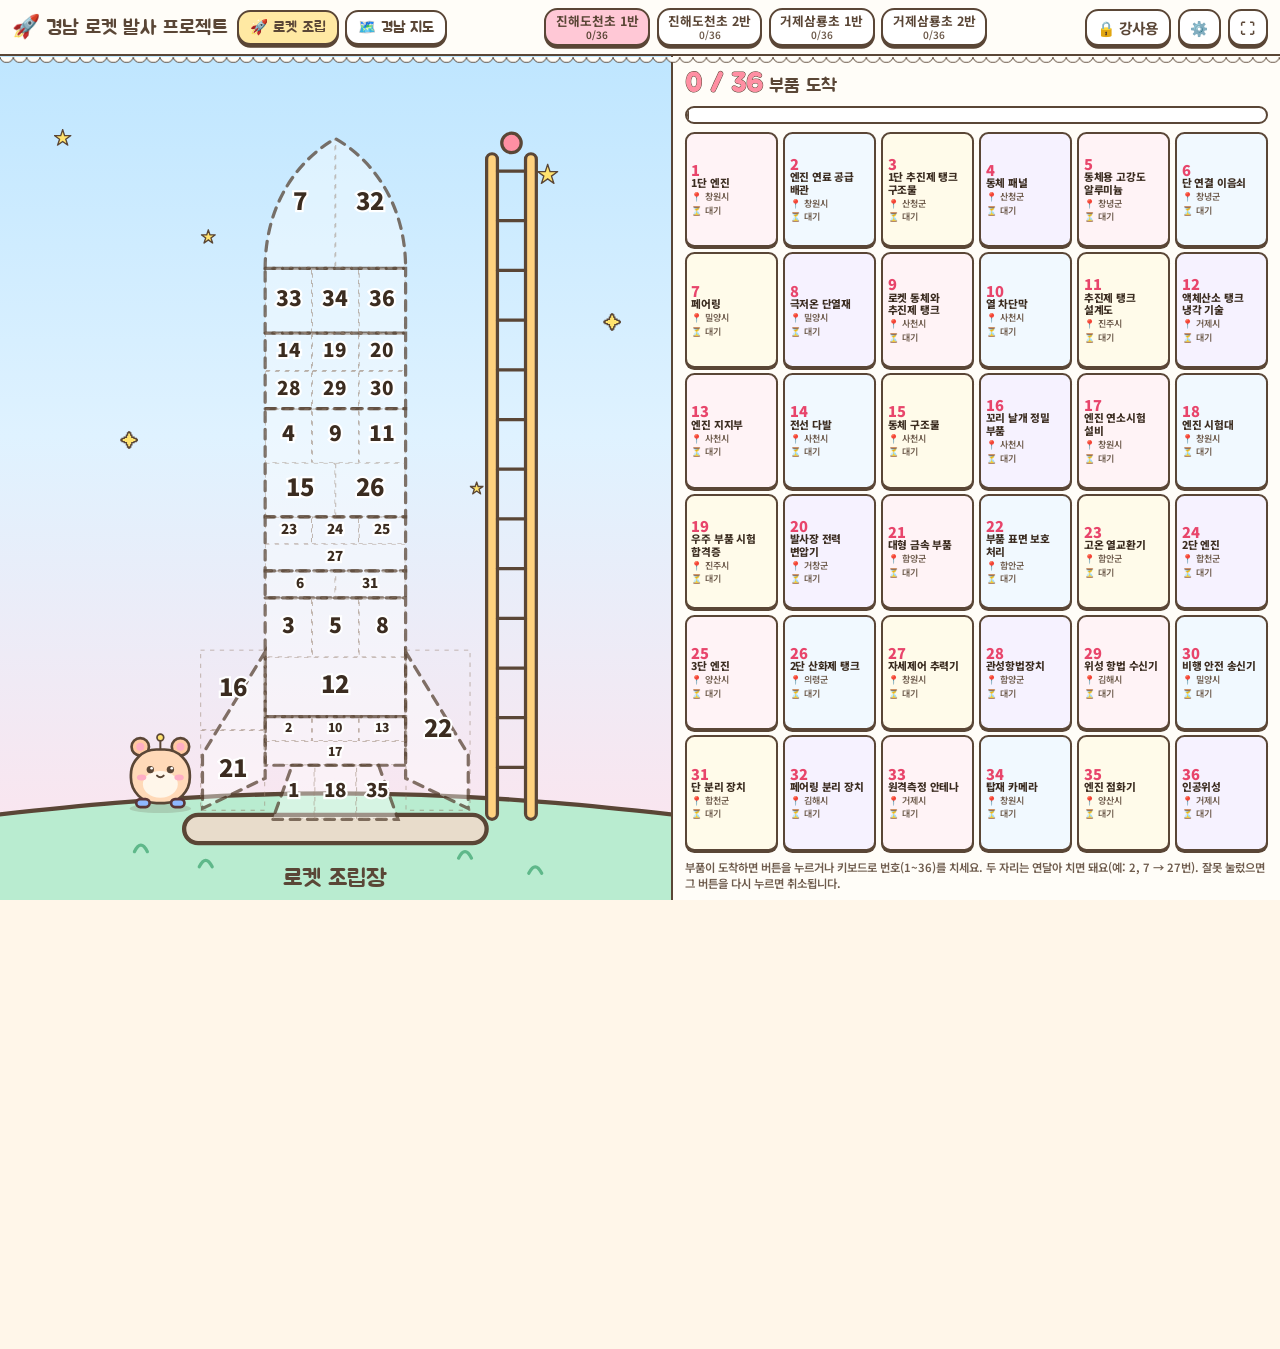
<file: index.html>
<!doctype html>
<html lang="ko">
<head>
  <meta charset="utf-8">
  <meta name="viewport" content="width=device-width, initial-scale=1">
  <title>경남 로켓 발사 프로젝트</title>
  <link rel="preconnect" href="https://fonts.googleapis.com">
  <link href="https://fonts.googleapis.com/css2?family=Noto+Sans+KR:wght@500;700;900&display=swap" rel="stylesheet">
  <link rel="stylesheet" href="css/fonts.css">
  <link rel="stylesheet" href="css/style.css">
</head>
<body>
  <header class="top">
    <div class="brand">🚀 경남 로켓 발사 프로젝트</div>
    <nav class="tabs" id="tabs">
      <button data-view="rocket" class="active">🚀 로켓 조립</button>
      <button data-view="map">🗺️ 경남 지도</button>
    </nav>
    <div class="classes" id="classes"></div>
    <div class="tools">
      <button id="teacherBtn" title="강사용 정답 보기">🔒 강사용</button>
      <button id="settingsBtn" title="설정">⚙️</button>
      <button id="fullBtn" title="전체 화면">⛶</button>
    </div>
  </header>

  <main>
    <!-- 로켓 조립 화면 -->
    <section class="view active" id="view-rocket">
      <div class="stage" id="stage">
        <div class="sky"></div>
        <div class="stars"><i>★</i><i>★</i><i>✦</i><i>★</i><i>✦</i><i>★</i></div>
        <svg id="rocketSvg" viewBox="0 0 420 775" preserveAspectRatio="xMidYMax meet"></svg>
        <div class="banner" id="banner"></div>
        <div class="part-card" id="partCard"></div>
        <div class="sat-load" id="satLoad">🛰️</div>
        <div class="num-input" id="numInput"></div>
        <button class="launch-btn" id="launchBtn" hidden>🔥 발사 준비 완료! 눌러서 카운트다운 시작</button>
      </div>
      <aside class="parts">
        <div class="progress">
          <div class="progress-text"><b id="countText">0 / 12</b> 부품 도착</div>
          <div class="bar"><div id="barFill"></div></div>
        </div>
        <div class="part-grid" id="partGrid"></div>
        <p class="hint">부품이 도착하면 버튼을 누르거나 키보드로 번호(1~<span id="maxNo"></span>)를 치세요. 두 자리는 연달아 치면 돼요(예: 2, 7 → 27번). 잘못 눌렀으면 그 버튼을 다시 누르면 취소됩니다.</p>
      </aside>
    </section>

    <!-- 경남 지도 화면 -->
    <section class="view" id="view-map">
      <div class="map-wrap">
        <svg id="mapSvg"></svg>
        <div class="map-nav" id="mapNav" hidden>
          <button id="prevSheet">◀ 이전 장</button>
          <button id="allSheets">🗺️ 전체 지도</button>
          <button id="nextSheet">다음 장 ▶</button>
        </div>
      </div>
      <aside class="map-panel" id="mapPanel"></aside>
    </section>
  </main>

  <!-- 설정 -->
  <dialog id="settings">
    <form method="dialog" class="settings">
      <h2>⚙️ 설정</h2>
      <fieldset>
        <legend>학교</legend>
        <div id="setSchools"></div>
      </fieldset>
      <fieldset>
        <legend>반 (진행 상황은 반마다 따로 저장됩니다)</legend>
        <div id="setClasses"></div>
      </fieldset>
      <fieldset>
        <legend>발사</legend>
        <label>카운트다운 <input type="number" id="setCountdown" min="3" max="10"> 초</label>
        <label><input type="checkbox" id="setSound"> 효과음과 현장음 켜기</label>
        <label><input type="checkbox" id="setVoice"> 안내 방송 목소리 켜기</label>
        <div class="row"><button type="button" id="previewLaunch">🎬 발사 장면 전체 미리 보기</button><button type="button" id="previewQuick">⏩ 카운트다운부터 보기</button></div>
        <label>마지막 자막 1줄 <input id="setCaption1" size="40"></label>
        <label>마지막 자막 2줄 <input id="setCaption2" size="40"></label>
      </fieldset>
      <fieldset>
        <legend>카운트다운 목소리</legend>
        <div class="muted" id="voiceState"></div>
        <div class="row">
          <button type="button" id="voiceTest">🔊 컴퓨터 목소리 들어 보기</button>
          <button type="button" id="recStart">🎙️ 선생님 목소리로 녹음</button>
          <button type="button" id="recPreview">▶ 녹음 듣기</button>
          <button type="button" id="recDelete" class="danger">녹음 지우기</button>
          <b id="recCount" class="rec-count"></b>
        </div>
      </fieldset>
      <fieldset>
        <legend>초기화</legend>
        <button type="button" id="resetClass" class="danger">현재 반 진행 상황 지우기</button>
        <button type="button" id="resetAll" class="danger">모든 반 진행 상황 지우기</button>
      </fieldset>
      <div class="settings-actions">
        <button value="cancel">닫기</button>
        <button id="saveSettings" value="save" class="primary">저장</button>
      </div>
    </form>
  </dialog>

  <script src="js/data.js"></script>
  <script src="js/parts.js"></script>
  <script src="js/geo.js"></script>
  <script src="js/sound.js"></script>
  <script src="js/voice.js"></script>
  <script src="js/cinema.js"></script>
  <script src="js/rocket.js"></script>
  <script src="js/map.js"></script>
  <script src="js/app.js"></script>
</body>
</html>
</file>
<file: css/fonts.css>
/* BM JUA (SIL Open Font License 1.1, fonts/jua/OFL.txt) - 인터넷 없이도 보이도록 파일로 넣었습니다. */
/* jua-[2]-400-normal */
@font-face {
  font-family: 'Jua';
  font-style: normal;
  font-display: swap;
  font-weight: 400;
  src: url(../fonts/jua/jua-2-400-normal.woff2) format('woff2');
  unicode-range: U+d723-d728,U+d72a-d733,U+d735-d748,U+d74a-d74f,U+d752-d753,U+d755-d757,U+d75a-d75f,U+d762-d764,U+d766-d768,U+d76a-d76b,U+d76d-d76f,U+d771-d787,U+d789-d78b,U+d78d-d78f,U+d791-d797,U+d79a,U+d79c,U+d79e-d7a3,U+f900-f909,U+f90b-f92e;
}

/* jua-[3]-400-normal */
@font-face {
  font-family: 'Jua';
  font-style: normal;
  font-display: swap;
  font-weight: 400;
  src: url(../fonts/jua/jua-3-400-normal.woff2) format('woff2');
  unicode-range: U+d679-d68b,U+d68e-d69e,U+d6a0,U+d6a2-d6a7,U+d6a9-d6c3,U+d6c6-d6c7,U+d6c9-d6cb,U+d6cd-d6d3,U+d6d5-d6d6,U+d6d8-d6e3,U+d6e5-d6e7,U+d6e9-d6fb,U+d6fd-d717,U+d719-d71f,U+d721-d722;
}

/* jua-[4]-400-normal */
@font-face {
  font-family: 'Jua';
  font-style: normal;
  font-display: swap;
  font-weight: 400;
  src: url(../fonts/jua/jua-4-400-normal.woff2) format('woff2');
  unicode-range: U+d5bc-d5c7,U+d5ca-d5cb,U+d5cd-d5cf,U+d5d1-d5d7,U+d5d9-d5da,U+d5dc,U+d5de-d5e3,U+d5e6-d5e7,U+d5e9-d5eb,U+d5ed-d5f6,U+d5f8,U+d5fa-d5ff,U+d602-d603,U+d605-d607,U+d609-d60f,U+d612-d613,U+d616-d61b,U+d61d-d637,U+d63a-d63b,U+d63d-d63f,U+d641-d647,U+d64a-d64c,U+d64e-d653,U+d656-d657,U+d659-d65b,U+d65d-d666,U+d668,U+d66a-d678;
}

/* jua-[5]-400-normal */
@font-face {
  font-family: 'Jua';
  font-style: normal;
  font-display: swap;
  font-weight: 400;
  src: url(../fonts/jua/jua-5-400-normal.woff2) format('woff2');
  unicode-range: U+d507,U+d509-d50b,U+d50d-d513,U+d515-d53b,U+d53e-d53f,U+d541-d543,U+d545-d54c,U+d54e,U+d550,U+d552-d557,U+d55a-d55b,U+d55d-d55f,U+d561-d564,U+d566-d567,U+d56a,U+d56c,U+d56e-d573,U+d576-d577,U+d579-d583,U+d585-d586,U+d58a-d5a4,U+d5a6-d5bb;
}

/* jua-[6]-400-normal */
@font-face {
  font-family: 'Jua';
  font-style: normal;
  font-display: swap;
  font-weight: 400;
  src: url(../fonts/jua/jua-6-400-normal.woff2) format('woff2');
  unicode-range: U+d464-d477,U+d47a-d47b,U+d47d-d47f,U+d481-d487,U+d489-d48a,U+d48c,U+d48e-d4e7,U+d4e9-d503,U+d505-d506;
}

/* jua-[7]-400-normal */
@font-face {
  font-family: 'Jua';
  font-style: normal;
  font-display: swap;
  font-weight: 400;
  src: url(../fonts/jua/jua-7-400-normal.woff2) format('woff2');
  unicode-range: U+d3bf-d3c7,U+d3ca-d3cf,U+d3d1-d3eb,U+d3ee-d3ef,U+d3f1-d3f3,U+d3f5-d3fb,U+d3fd-d400,U+d402-d45b,U+d45d-d463;
}

/* jua-[8]-400-normal */
@font-face {
  font-family: 'Jua';
  font-style: normal;
  font-display: swap;
  font-weight: 400;
  src: url(../fonts/jua/jua-8-400-normal.woff2) format('woff2');
  unicode-range: U+d2ff,U+d302-d304,U+d306-d30b,U+d30f,U+d311-d313,U+d315-d31b,U+d31e,U+d322-d324,U+d326-d327,U+d32a-d32b,U+d32d-d32f,U+d331-d337,U+d339-d33c,U+d33e-d37b,U+d37e-d37f,U+d381-d383,U+d385-d38b,U+d38e-d390,U+d392-d397,U+d39a-d39b,U+d39d-d39f,U+d3a1-d3a7,U+d3a9-d3aa,U+d3ac,U+d3ae-d3b3,U+d3b5-d3b7,U+d3b9-d3bb,U+d3bd-d3be;
}

/* jua-[9]-400-normal */
@font-face {
  font-family: 'Jua';
  font-style: normal;
  font-display: swap;
  font-weight: 400;
  src: url(../fonts/jua/jua-9-400-normal.woff2) format('woff2');
  unicode-range: U+d257-d27f,U+d281-d29b,U+d29d-d29f,U+d2a1-d2ab,U+d2ad-d2b7,U+d2ba-d2bb,U+d2bd-d2bf,U+d2c1-d2c7,U+d2c9-d2ef,U+d2f2-d2f3,U+d2f5-d2f7,U+d2f9-d2fe;
}

/* jua-[10]-400-normal */
@font-face {
  font-family: 'Jua';
  font-style: normal;
  font-display: swap;
  font-weight: 400;
  src: url(../fonts/jua/jua-10-400-normal.woff2) format('woff2');
  unicode-range: U+d1b4,U+d1b6-d1f3,U+d1f5-d22b,U+d22e-d22f,U+d231-d233,U+d235-d23b,U+d23d-d240,U+d242-d256;
}

/* jua-[11]-400-normal */
@font-face {
  font-family: 'Jua';
  font-style: normal;
  font-display: swap;
  font-weight: 400;
  src: url(../fonts/jua/jua-11-400-normal.woff2) format('woff2');
  unicode-range: U+d105-d12f,U+d132-d133,U+d135-d137,U+d139-d13f,U+d141-d142,U+d144,U+d146-d14b,U+d14e-d14f,U+d151-d153,U+d155-d15b,U+d15e-d187,U+d189-d19f,U+d1a2-d1a3,U+d1a5-d1a7,U+d1a9-d1af,U+d1b2-d1b3;
}

/* jua-[12]-400-normal */
@font-face {
  font-family: 'Jua';
  font-style: normal;
  font-display: swap;
  font-weight: 400;
  src: url(../fonts/jua/jua-12-400-normal.woff2) format('woff2');
  unicode-range: U+d04b-d04f,U+d051-d057,U+d059-d06b,U+d06d-d06f,U+d071-d073,U+d075-d07b,U+d07e-d0a3,U+d0a6-d0a7,U+d0a9-d0ab,U+d0ad-d0b3,U+d0b6,U+d0b8,U+d0ba-d0bf,U+d0c2-d0c3,U+d0c5-d0c7,U+d0c9-d0cf,U+d0d2,U+d0d6-d0db,U+d0de-d0df,U+d0e1-d0e3,U+d0e5-d0eb,U+d0ee-d0f0,U+d0f2-d104;
}

/* jua-[13]-400-normal */
@font-face {
  font-family: 'Jua';
  font-style: normal;
  font-display: swap;
  font-weight: 400;
  src: url(../fonts/jua/jua-13-400-normal.woff2) format('woff2');
  unicode-range: U+cfa2-cfc3,U+cfc5-cfdf,U+cfe2-cfe3,U+cfe5-cfe7,U+cfe9-cff4,U+cff6-cffb,U+cffd-cfff,U+d001-d003,U+d005-d017,U+d019-d033,U+d036-d037,U+d039-d03b,U+d03d-d04a;
}

/* jua-[14]-400-normal */
@font-face {
  font-family: 'Jua';
  font-style: normal;
  font-display: swap;
  font-weight: 400;
  src: url(../fonts/jua/jua-14-400-normal.woff2) format('woff2');
  unicode-range: U+cef0-cef3,U+cef6,U+cef9-ceff,U+cf01-cf03,U+cf05-cf07,U+cf09-cf0f,U+cf11-cf12,U+cf14-cf1b,U+cf1d-cf1f,U+cf21-cf2f,U+cf31-cf53,U+cf56-cf57,U+cf59-cf5b,U+cf5d-cf63,U+cf66,U+cf68,U+cf6a-cf6f,U+cf71-cf84,U+cf86-cf8b,U+cf8d-cfa1;
}

/* jua-[15]-400-normal */
@font-face {
  font-family: 'Jua';
  font-style: normal;
  font-display: swap;
  font-weight: 400;
  src: url(../fonts/jua/jua-15-400-normal.woff2) format('woff2');
  unicode-range: U+ce3c-ce57,U+ce5a-ce5b,U+ce5d-ce5f,U+ce61-ce67,U+ce6a,U+ce6c,U+ce6e-ce73,U+ce76-ce77,U+ce79-ce7b,U+ce7d-ce83,U+ce85-ce88,U+ce8a-ce8f,U+ce91-ce93,U+ce95-ce97,U+ce99-ce9f,U+cea2,U+cea4-ceab,U+cead-cee3,U+cee6-cee7,U+cee9-ceeb,U+ceed-ceef;
}

/* jua-[16]-400-normal */
@font-face {
  font-family: 'Jua';
  font-style: normal;
  font-display: swap;
  font-weight: 400;
  src: url(../fonts/jua/jua-16-400-normal.woff2) format('woff2');
  unicode-range: U+cd92-cd93,U+cd96-cd97,U+cd99-cd9b,U+cd9d-cda3,U+cda6-cda8,U+cdaa-cdaf,U+cdb1-cdc3,U+cdc5-cdcb,U+cdcd-cde7,U+cde9-ce03,U+ce05-ce1f,U+ce22-ce34,U+ce36-ce3b;
}

/* jua-[17]-400-normal */
@font-face {
  font-family: 'Jua';
  font-style: normal;
  font-display: swap;
  font-weight: 400;
  src: url(../fonts/jua/jua-17-400-normal.woff2) format('woff2');
  unicode-range: U+ccef-cd07,U+cd0a-cd0b,U+cd0d-cd1a,U+cd1c,U+cd1e-cd2b,U+cd2d-cd5b,U+cd5d-cd77,U+cd79-cd91;
}

/* jua-[18]-400-normal */
@font-face {
  font-family: 'Jua';
  font-style: normal;
  font-display: swap;
  font-weight: 400;
  src: url(../fonts/jua/jua-18-400-normal.woff2) format('woff2');
  unicode-range: U+cc3f-cc43,U+cc46-cc47,U+cc49-cc4b,U+cc4d-cc53,U+cc55-cc58,U+cc5a-cc5f,U+cc61-cc97,U+cc9a-cc9b,U+cc9d-cc9f,U+cca1-cca7,U+ccaa,U+ccac,U+ccae-ccb3,U+ccb6-ccb7,U+ccb9-ccbb,U+ccbd-cccf,U+ccd1-cce3,U+cce5-ccee;
}

/* jua-[19]-400-normal */
@font-face {
  font-family: 'Jua';
  font-style: normal;
  font-display: swap;
  font-weight: 400;
  src: url(../fonts/jua/jua-19-400-normal.woff2) format('woff2');
  unicode-range: U+cb91-cbd3,U+cbd5-cbe3,U+cbe5-cc0b,U+cc0e-cc0f,U+cc11-cc13,U+cc15-cc1b,U+cc1d-cc20,U+cc23-cc27,U+cc2a-cc2b,U+cc2d,U+cc2f,U+cc31-cc37,U+cc3a,U+cc3c;
}

/* jua-[20]-400-normal */
@font-face {
  font-family: 'Jua';
  font-style: normal;
  font-display: swap;
  font-weight: 400;
  src: url(../fonts/jua/jua-20-400-normal.woff2) format('woff2');
  unicode-range: U+caf4-cb47,U+cb4a-cb90;
}

/* jua-[21]-400-normal */
@font-face {
  font-family: 'Jua';
  font-style: normal;
  font-display: swap;
  font-weight: 400;
  src: url(../fonts/jua/jua-21-400-normal.woff2) format('woff2');
  unicode-range: U+ca4a-ca4b,U+ca4e-ca4f,U+ca51-ca53,U+ca55-ca5b,U+ca5d-ca60,U+ca62-ca83,U+ca85-cabb,U+cabe-cabf,U+cac1-cac3,U+cac5-cacb,U+cacd-cad0,U+cad2,U+cad4-cad8,U+cada-caf3;
}

/* jua-[22]-400-normal */
@font-face {
  font-family: 'Jua';
  font-style: normal;
  font-display: swap;
  font-weight: 400;
  src: url(../fonts/jua/jua-22-400-normal.woff2) format('woff2');
  unicode-range: U+c996-c997,U+c99a-c99c,U+c99e-c9bf,U+c9c2-c9c3,U+c9c5-c9c7,U+c9c9-c9cf,U+c9d2,U+c9d4,U+c9d7-c9d8,U+c9db,U+c9de-c9df,U+c9e1-c9e3,U+c9e5-c9e6,U+c9e8-c9eb,U+c9ee-c9f0,U+c9f2-c9f7,U+c9f9-ca0b,U+ca0d-ca28,U+ca2a-ca49;
}

/* jua-[23]-400-normal */
@font-face {
  font-family: 'Jua';
  font-style: normal;
  font-display: swap;
  font-weight: 400;
  src: url(../fonts/jua/jua-23-400-normal.woff2) format('woff2');
  unicode-range: U+c8e9-c8f4,U+c8f6-c8fb,U+c8fe-c8ff,U+c901-c903,U+c905-c90b,U+c90e-c910,U+c912-c917,U+c919-c92b,U+c92d-c94f,U+c951-c953,U+c955-c96b,U+c96d-c973,U+c975-c987,U+c98a-c98b,U+c98d-c98f,U+c991-c995;
}

/* jua-[24]-400-normal */
@font-face {
  font-family: 'Jua';
  font-style: normal;
  font-display: swap;
  font-weight: 400;
  src: url(../fonts/jua/jua-24-400-normal.woff2) format('woff2');
  unicode-range: U+c841-c84b,U+c84d-c86f,U+c872-c873,U+c875-c877,U+c879-c87f,U+c882-c884,U+c887-c88a,U+c88d-c8c3,U+c8c5-c8df,U+c8e1-c8e8;
}

/* jua-[25]-400-normal */
@font-face {
  font-family: 'Jua';
  font-style: normal;
  font-display: swap;
  font-weight: 400;
  src: url(../fonts/jua/jua-25-400-normal.woff2) format('woff2');
  unicode-range: U+c779-c77b,U+c77e-c782,U+c786,U+c78b,U+c78d,U+c78f,U+c792-c793,U+c795,U+c797,U+c799-c79f,U+c7a2,U+c7a7-c7ab,U+c7ae-c7bb,U+c7bd-c7c0,U+c7c2-c7c7,U+c7c9-c7dc,U+c7de-c7ff,U+c802-c803,U+c805-c807,U+c809,U+c80b-c80f,U+c812,U+c814,U+c817-c81b,U+c81e-c81f,U+c821-c823,U+c825-c82e,U+c830-c837,U+c839-c83b,U+c83d-c840;
}

/* jua-[26]-400-normal */
@font-face {
  font-family: 'Jua';
  font-style: normal;
  font-display: swap;
  font-weight: 400;
  src: url(../fonts/jua/jua-26-400-normal.woff2) format('woff2');
  unicode-range: U+c6bb-c6bf,U+c6c2,U+c6c4,U+c6c6-c6cb,U+c6ce-c6cf,U+c6d1-c6d3,U+c6d5-c6db,U+c6dd-c6df,U+c6e1-c6e7,U+c6e9-c6eb,U+c6ed-c6ef,U+c6f1-c6f8,U+c6fa-c703,U+c705-c707,U+c709-c70b,U+c70d-c716,U+c718,U+c71a-c71f,U+c722-c723,U+c725-c727,U+c729-c734,U+c736-c73b,U+c73e-c73f,U+c741-c743,U+c745-c74b,U+c74e-c750,U+c752-c757,U+c759-c773,U+c776-c777;
}

/* jua-[27]-400-normal */
@font-face {
  font-family: 'Jua';
  font-style: normal;
  font-display: swap;
  font-weight: 400;
  src: url(../fonts/jua/jua-27-400-normal.woff2) format('woff2');
  unicode-range: U+c5f5-c5fb,U+c5fe,U+c602-c605,U+c607,U+c609-c60f,U+c611-c61a,U+c61c-c623,U+c626-c627,U+c629-c62b,U+c62d,U+c62f-c632,U+c636,U+c638,U+c63a-c63f,U+c642-c643,U+c645-c647,U+c649-c652,U+c656-c65b,U+c65d-c65f,U+c661-c663,U+c665-c677,U+c679-c67b,U+c67d-c693,U+c696-c697,U+c699-c69b,U+c69d-c6a3,U+c6a6,U+c6a8,U+c6aa-c6af,U+c6b2-c6b3,U+c6b5-c6b7,U+c6b9-c6ba;
}

/* jua-[28]-400-normal */
@font-face {
  font-family: 'Jua';
  font-style: normal;
  font-display: swap;
  font-weight: 400;
  src: url(../fonts/jua/jua-28-400-normal.woff2) format('woff2');
  unicode-range: U+c517-c527,U+c52a-c52b,U+c52d-c52f,U+c531-c538,U+c53a,U+c53c,U+c53e-c543,U+c546-c547,U+c54b,U+c54d-c552,U+c556,U+c55a-c55b,U+c55d,U+c55f,U+c562-c563,U+c565-c567,U+c569-c56f,U+c572,U+c574,U+c576-c57b,U+c57e-c57f,U+c581-c583,U+c585-c586,U+c588-c58b,U+c58e,U+c590,U+c592-c596,U+c599-c5b3,U+c5b6-c5b7,U+c5ba,U+c5be-c5c3,U+c5ca-c5cb,U+c5cd,U+c5cf,U+c5d2-c5d3,U+c5d5-c5d7,U+c5d9-c5df,U+c5e1-c5e2,U+c5e4,U+c5e6-c5eb,U+c5ef,U+c5f1-c5f3;
}

/* jua-[29]-400-normal */
@font-face {
  font-family: 'Jua';
  font-style: normal;
  font-display: swap;
  font-weight: 400;
  src: url(../fonts/jua/jua-29-400-normal.woff2) format('woff2');
  unicode-range: U+c475-c4ef,U+c4f2-c4f3,U+c4f5-c4f7,U+c4f9-c4ff,U+c502-c50b,U+c50d-c516;
}

/* jua-[30]-400-normal */
@font-face {
  font-family: 'Jua';
  font-style: normal;
  font-display: swap;
  font-weight: 400;
  src: url(../fonts/jua/jua-30-400-normal.woff2) format('woff2');
  unicode-range: U+c3d0-c3d7,U+c3da-c3db,U+c3dd-c3de,U+c3e1-c3ec,U+c3ee-c3f3,U+c3f5-c42b,U+c42d-c463,U+c466-c474;
}

/* jua-[31]-400-normal */
@font-face {
  font-family: 'Jua';
  font-style: normal;
  font-display: swap;
  font-weight: 400;
  src: url(../fonts/jua/jua-31-400-normal.woff2) format('woff2');
  unicode-range: U+c32b-c367,U+c36a-c36b,U+c36d-c36f,U+c371-c377,U+c37a-c37b,U+c37e-c383,U+c385-c387,U+c389-c3cf;
}

/* jua-[32]-400-normal */
@font-face {
  font-family: 'Jua';
  font-style: normal;
  font-display: swap;
  font-weight: 400;
  src: url(../fonts/jua/jua-32-400-normal.woff2) format('woff2');
  unicode-range: U+c26a-c26b,U+c26d-c26f,U+c271-c273,U+c275-c27b,U+c27e-c287,U+c289-c28f,U+c291-c297,U+c299-c29a,U+c29c-c2a3,U+c2a5-c2a7,U+c2a9-c2ab,U+c2ad-c2b3,U+c2b6,U+c2b8,U+c2ba-c2bb,U+c2bd-c2db,U+c2de-c2df,U+c2e1-c2e2,U+c2e5-c2ea,U+c2ee,U+c2f0,U+c2f2-c2f5,U+c2f7,U+c2fa-c2fb,U+c2fd-c2ff,U+c301-c307,U+c309-c30c,U+c30e-c312,U+c315-c323,U+c325-c328,U+c32a;
}

/* jua-[33]-400-normal */
@font-face {
  font-family: 'Jua';
  font-style: normal;
  font-display: swap;
  font-weight: 400;
  src: url(../fonts/jua/jua-33-400-normal.woff2) format('woff2');
  unicode-range: U+c1bc-c1c3,U+c1c5-c1df,U+c1e1-c1fb,U+c1fd-c203,U+c205-c20c,U+c20e,U+c210-c217,U+c21a-c21b,U+c21d-c21e,U+c221-c227,U+c229-c22a,U+c22c,U+c22e,U+c230,U+c233-c24f,U+c251-c257,U+c259-c269;
}

/* jua-[34]-400-normal */
@font-face {
  font-family: 'Jua';
  font-style: normal;
  font-display: swap;
  font-weight: 400;
  src: url(../fonts/jua/jua-34-400-normal.woff2) format('woff2');
  unicode-range: U+c101-c11b,U+c11f,U+c121-c123,U+c125-c12b,U+c12e,U+c132-c137,U+c13a-c13b,U+c13d-c13f,U+c141-c147,U+c14a,U+c14c-c153,U+c155-c157,U+c159-c15b,U+c15d-c166,U+c169-c16f,U+c171-c177,U+c179-c18b,U+c18e-c18f,U+c191-c193,U+c195-c19b,U+c19d-c19e,U+c1a0,U+c1a2-c1a4,U+c1a6-c1bb;
}

/* jua-[35]-400-normal */
@font-face {
  font-family: 'Jua';
  font-style: normal;
  font-display: swap;
  font-weight: 400;
  src: url(../fonts/jua/jua-35-400-normal.woff2) format('woff2');
  unicode-range: U+c049-c057,U+c059-c05b,U+c05d-c05f,U+c061-c067,U+c069-c08f,U+c091-c0ab,U+c0ae-c0af,U+c0b1-c0b3,U+c0b5,U+c0b7-c0bb,U+c0be,U+c0c2-c0c7,U+c0ca-c0cb,U+c0cd-c0cf,U+c0d1-c0d7,U+c0d9-c0da,U+c0dc,U+c0de-c0e3,U+c0e5-c0eb,U+c0ed-c0f3,U+c0f6,U+c0f8,U+c0fa-c0ff;
}

/* jua-[36]-400-normal */
@font-face {
  font-family: 'Jua';
  font-style: normal;
  font-display: swap;
  font-weight: 400;
  src: url(../fonts/jua/jua-36-400-normal.woff2) format('woff2');
  unicode-range: U+bfa7-bfaf,U+bfb1-bfc4,U+bfc6-bfcb,U+bfce-bfcf,U+bfd1-bfd3,U+bfd5-bfdb,U+bfdd-c048;
}

/* jua-[37]-400-normal */
@font-face {
  font-family: 'Jua';
  font-style: normal;
  font-display: swap;
  font-weight: 400;
  src: url(../fonts/jua/jua-37-400-normal.woff2) format('woff2');
  unicode-range: U+bf07,U+bf09-bf3f,U+bf41-bf4f,U+bf52-bf54,U+bf56-bfa6;
}

/* jua-[38]-400-normal */
@font-face {
  font-family: 'Jua';
  font-style: normal;
  font-display: swap;
  font-weight: 400;
  src: url(../fonts/jua/jua-38-400-normal.woff2) format('woff2');
  unicode-range: U+be56,U+be58,U+be5c-be5f,U+be62-be63,U+be65-be67,U+be69-be74,U+be76-be7b,U+be7e-be7f,U+be81-be8e,U+be90,U+be92-bea7,U+bea9-becf,U+bed2-bed3,U+bed5-bed6,U+bed9-bee3,U+bee6-bf06;
}

/* jua-[39]-400-normal */
@font-face {
  font-family: 'Jua';
  font-style: normal;
  font-display: swap;
  font-weight: 400;
  src: url(../fonts/jua/jua-39-400-normal.woff2) format('woff2');
  unicode-range: U+bdb0-bdd3,U+bdd5-bdef,U+bdf1-be0b,U+be0d-be0f,U+be11-be13,U+be15-be43,U+be46-be47,U+be49-be4b,U+be4d-be53;
}

/* jua-[40]-400-normal */
@font-face {
  font-family: 'Jua';
  font-style: normal;
  font-display: swap;
  font-weight: 400;
  src: url(../fonts/jua/jua-40-400-normal.woff2) format('woff2');
  unicode-range: U+bd03,U+bd06,U+bd08,U+bd0a-bd0f,U+bd11-bd22,U+bd25-bd47,U+bd49-bd58,U+bd5a-bd7f,U+bd82-bd83,U+bd85-bd87,U+bd8a-bd8f,U+bd91-bd92,U+bd94,U+bd96-bd98,U+bd9a-bdaf;
}

/* jua-[41]-400-normal */
@font-face {
  font-family: 'Jua';
  font-style: normal;
  font-display: swap;
  font-weight: 400;
  src: url(../fonts/jua/jua-41-400-normal.woff2) format('woff2');
  unicode-range: U+bc4e-bc83,U+bc86-bc87,U+bc89-bc8b,U+bc8d-bc93,U+bc96,U+bc98,U+bc9b-bc9f,U+bca2-bca3,U+bca5-bca7,U+bca9-bcb2,U+bcb4-bcbb,U+bcbe-bcbf,U+bcc1-bcc3,U+bcc5-bccc,U+bcce-bcd0,U+bcd2-bcd4,U+bcd6-bcf3,U+bcf7,U+bcf9-bcfb,U+bcfd-bd02;
}

/* jua-[42]-400-normal */
@font-face {
  font-family: 'Jua';
  font-style: normal;
  font-display: swap;
  font-weight: 400;
  src: url(../fonts/jua/jua-42-400-normal.woff2) format('woff2');
  unicode-range: U+bb90-bba3,U+bba5-bbab,U+bbad-bbbf,U+bbc1-bbf7,U+bbfa-bbfb,U+bbfd-bbfe,U+bc01-bc07,U+bc09-bc0a,U+bc0e,U+bc10,U+bc12-bc13,U+bc17,U+bc19-bc1a,U+bc1e,U+bc20-bc23,U+bc26,U+bc28,U+bc2a-bc2c,U+bc2e-bc2f,U+bc32-bc33,U+bc35-bc37,U+bc39-bc3f,U+bc41-bc42,U+bc44,U+bc46-bc48,U+bc4a-bc4d;
}

/* jua-[43]-400-normal */
@font-face {
  font-family: 'Jua';
  font-style: normal;
  font-display: swap;
  font-weight: 400;
  src: url(../fonts/jua/jua-43-400-normal.woff2) format('woff2');
  unicode-range: U+bae6-bafb,U+bafd-bb17,U+bb19-bb33,U+bb37,U+bb39-bb3a,U+bb3d-bb43,U+bb45-bb46,U+bb48,U+bb4a-bb4f,U+bb51-bb53,U+bb55-bb57,U+bb59-bb62,U+bb64-bb8f;
}

/* jua-[44]-400-normal */
@font-face {
  font-family: 'Jua';
  font-style: normal;
  font-display: swap;
  font-weight: 400;
  src: url(../fonts/jua/jua-44-400-normal.woff2) format('woff2');
  unicode-range: U+ba30-ba37,U+ba3a-ba3b,U+ba3d-ba3f,U+ba41-ba47,U+ba49-ba4a,U+ba4c,U+ba4e-ba53,U+ba56-ba57,U+ba59-ba5b,U+ba5d-ba63,U+ba65-ba66,U+ba68-ba6f,U+ba71-ba73,U+ba75-ba77,U+ba79-ba84,U+ba86,U+ba88-baa7,U+baaa,U+baad-baaf,U+bab1-bab7,U+baba,U+babc,U+babe-bae5;
}

/* jua-[45]-400-normal */
@font-face {
  font-family: 'Jua';
  font-style: normal;
  font-display: swap;
  font-weight: 400;
  src: url(../fonts/jua/jua-45-400-normal.woff2) format('woff2');
  unicode-range: U+b96e-b973,U+b976-b977,U+b979-b97b,U+b97d-b983,U+b986,U+b988,U+b98a-b98d,U+b98f-b9ab,U+b9ae-b9af,U+b9b1-b9b3,U+b9b5-b9bb,U+b9be,U+b9c0,U+b9c2-b9c7,U+b9ca-b9cb,U+b9cd,U+b9d2-b9d7,U+b9da,U+b9dc,U+b9df-b9e0,U+b9e2,U+b9e6-b9e7,U+b9e9-b9f3,U+b9f6,U+b9f8,U+b9fb-ba2f;
}

/* jua-[46]-400-normal */
@font-face {
  font-family: 'Jua';
  font-style: normal;
  font-display: swap;
  font-weight: 400;
  src: url(../fonts/jua/jua-46-400-normal.woff2) format('woff2');
  unicode-range: U+b8bf-b8cb,U+b8cd-b8e0,U+b8e2-b8e7,U+b8ea-b8eb,U+b8ed-b8ef,U+b8f1-b8f7,U+b8fa,U+b8fc,U+b8fe-b903,U+b905-b917,U+b919-b91f,U+b921-b93b,U+b93d-b957,U+b95a-b95b,U+b95d-b95f,U+b961-b967,U+b969-b96c;
}

/* jua-[47]-400-normal */
@font-face {
  font-family: 'Jua';
  font-style: normal;
  font-display: swap;
  font-weight: 400;
  src: url(../fonts/jua/jua-47-400-normal.woff2) format('woff2');
  unicode-range: U+b80d-b80f,U+b811-b817,U+b81a,U+b81c-b823,U+b826-b827,U+b829-b82b,U+b82d-b833,U+b836,U+b83a-b83f,U+b841-b85b,U+b85e-b85f,U+b861-b863,U+b865-b86b,U+b86e,U+b870,U+b872-b8af,U+b8b1-b8be;
}

/* jua-[48]-400-normal */
@font-face {
  font-family: 'Jua';
  font-style: normal;
  font-display: swap;
  font-weight: 400;
  src: url(../fonts/jua/jua-48-400-normal.woff2) format('woff2');
  unicode-range: U+b74d-b75f,U+b761-b763,U+b765-b774,U+b776-b77b,U+b77e-b77f,U+b781-b783,U+b785-b78b,U+b78e,U+b792-b796,U+b79a-b79b,U+b79d-b7a7,U+b7aa,U+b7ae-b7b3,U+b7b6-b7c8,U+b7ca-b7eb,U+b7ee-b7ef,U+b7f1-b7f3,U+b7f5-b7fb,U+b7fe,U+b802-b806,U+b80a-b80b;
}

/* jua-[49]-400-normal */
@font-face {
  font-family: 'Jua';
  font-style: normal;
  font-display: swap;
  font-weight: 400;
  src: url(../fonts/jua/jua-49-400-normal.woff2) format('woff2');
  unicode-range: U+b6a7-b6aa,U+b6ac-b6b0,U+b6b2-b6ef,U+b6f1-b727,U+b72a-b72b,U+b72d-b72e,U+b731-b737,U+b739-b73a,U+b73c-b743,U+b745-b74c;
}

/* jua-[50]-400-normal */
@font-face {
  font-family: 'Jua';
  font-style: normal;
  font-display: swap;
  font-weight: 400;
  src: url(../fonts/jua/jua-50-400-normal.woff2) format('woff2');
  unicode-range: U+b605-b60f,U+b612-b617,U+b619-b624,U+b626-b69b,U+b69e-b6a3,U+b6a5-b6a6;
}

/* jua-[51]-400-normal */
@font-face {
  font-family: 'Jua';
  font-style: normal;
  font-display: swap;
  font-weight: 400;
  src: url(../fonts/jua/jua-51-400-normal.woff2) format('woff2');
  unicode-range: U+b55f,U+b562-b583,U+b585-b59f,U+b5a2-b5a3,U+b5a5-b5a7,U+b5a9-b5b2,U+b5b5-b5ba,U+b5bd-b604;
}

/* jua-[52]-400-normal */
@font-face {
  font-family: 'Jua';
  font-style: normal;
  font-display: swap;
  font-weight: 400;
  src: url(../fonts/jua/jua-52-400-normal.woff2) format('woff2');
  unicode-range: U+b4a5-b4b6,U+b4b8-b4bf,U+b4c1-b4c7,U+b4c9-b4db,U+b4de-b4df,U+b4e1-b4e2,U+b4e5-b4eb,U+b4ee,U+b4f0,U+b4f2-b513,U+b516-b517,U+b519-b51a,U+b51d-b523,U+b526,U+b528,U+b52b-b52f,U+b532-b533,U+b535-b537,U+b539-b53f,U+b541-b544,U+b546-b54b,U+b54d-b54f,U+b551-b55b,U+b55d-b55e;
}

/* jua-[53]-400-normal */
@font-face {
  font-family: 'Jua';
  font-style: normal;
  font-display: swap;
  font-weight: 400;
  src: url(../fonts/jua/jua-53-400-normal.woff2) format('woff2');
  unicode-range: U+b3f8-b3fb,U+b3fd-b40f,U+b411-b417,U+b419-b41b,U+b41d-b41f,U+b421-b427,U+b42a-b42b,U+b42d-b44f,U+b452-b453,U+b455-b457,U+b459-b45f,U+b462-b464,U+b466-b46b,U+b46d-b47f,U+b481-b4a3;
}

/* jua-[54]-400-normal */
@font-face {
  font-family: 'Jua';
  font-style: normal;
  font-display: swap;
  font-weight: 400;
  src: url(../fonts/jua/jua-54-400-normal.woff2) format('woff2');
  unicode-range: U+b342-b353,U+b356-b357,U+b359-b35b,U+b35d-b35e,U+b360-b363,U+b366,U+b368,U+b36a-b36d,U+b36f,U+b372-b373,U+b375-b377,U+b379-b37f,U+b381-b382,U+b384,U+b386-b38b,U+b38d-b3c3,U+b3c6-b3c7,U+b3c9-b3ca,U+b3cd-b3d3,U+b3d6,U+b3d8,U+b3da-b3f7;
}

/* jua-[55]-400-normal */
@font-face {
  font-family: 'Jua';
  font-style: normal;
  font-display: swap;
  font-weight: 400;
  src: url(../fonts/jua/jua-55-400-normal.woff2) format('woff2');
  unicode-range: U+b27c-b283,U+b285-b28f,U+b292-b293,U+b295-b297,U+b29a-b29f,U+b2a1-b2a4,U+b2a7-b2a9,U+b2ab,U+b2ad-b2c7,U+b2ca-b2cb,U+b2cd-b2cf,U+b2d1-b2d7,U+b2da,U+b2dc,U+b2de-b2e3,U+b2e7,U+b2e9-b2ea,U+b2ef-b2f3,U+b2f6,U+b2f8,U+b2fa-b2fb,U+b2fd-b2fe,U+b302-b303,U+b305-b307,U+b309-b30f,U+b312,U+b316-b31b,U+b31d-b341;
}

/* jua-[56]-400-normal */
@font-face {
  font-family: 'Jua';
  font-style: normal;
  font-display: swap;
  font-weight: 400;
  src: url(../fonts/jua/jua-56-400-normal.woff2) format('woff2');
  unicode-range: U+b1d6-b1e7,U+b1e9-b1fc,U+b1fe-b203,U+b206-b207,U+b209-b20b,U+b20d-b213,U+b216-b21f,U+b221-b257,U+b259-b273,U+b275-b27b;
}

/* jua-[57]-400-normal */
@font-face {
  font-family: 'Jua';
  font-style: normal;
  font-display: swap;
  font-weight: 400;
  src: url(../fonts/jua/jua-57-400-normal.woff2) format('woff2');
  unicode-range: U+b120-b122,U+b126-b127,U+b129-b12b,U+b12d-b133,U+b136,U+b138,U+b13a-b13f,U+b142-b143,U+b145-b14f,U+b151-b153,U+b156-b157,U+b159-b177,U+b17a-b17b,U+b17d-b17f,U+b181-b187,U+b189-b18c,U+b18e-b191,U+b195-b1a7,U+b1a9-b1cb,U+b1cd-b1d5;
}

/* jua-[58]-400-normal */
@font-face {
  font-family: 'Jua';
  font-style: normal;
  font-display: swap;
  font-weight: 400;
  src: url(../fonts/jua/jua-58-400-normal.woff2) format('woff2');
  unicode-range: U+b05f-b07b,U+b07e-b07f,U+b081-b083,U+b085-b08b,U+b08d-b097,U+b09b,U+b09d-b09f,U+b0a2-b0a7,U+b0aa,U+b0b0,U+b0b2,U+b0b6-b0b7,U+b0b9-b0bb,U+b0bd-b0c3,U+b0c6-b0c7,U+b0ca-b0cf,U+b0d1-b0df,U+b0e1-b0e4,U+b0e6-b107,U+b10a-b10b,U+b10d-b10f,U+b111-b112,U+b114-b117,U+b119-b11a,U+b11c-b11f;
}

/* jua-[59]-400-normal */
@font-face {
  font-family: 'Jua';
  font-style: normal;
  font-display: swap;
  font-weight: 400;
  src: url(../fonts/jua/jua-59-400-normal.woff2) format('woff2');
  unicode-range: U+afac-afb7,U+afba-afbb,U+afbd-afbf,U+afc1-afc6,U+afca-afcc,U+afce-afd3,U+afd5-afe7,U+afe9-afef,U+aff1-b00b,U+b00d-b00f,U+b011-b013,U+b015-b01b,U+b01d-b027,U+b029-b043,U+b045-b047,U+b049,U+b04b,U+b04d-b052,U+b055-b056,U+b058-b05c,U+b05e;
}

/* jua-[60]-400-normal */
@font-face {
  font-family: 'Jua';
  font-style: normal;
  font-display: swap;
  font-weight: 400;
  src: url(../fonts/jua/jua-60-400-normal.woff2) format('woff2');
  unicode-range: U+af03-af07,U+af09-af2b,U+af2e-af33,U+af35-af3b,U+af3e-af40,U+af44-af47,U+af4a-af5c,U+af5e-af63,U+af65-af7f,U+af81-afab;
}

/* jua-[61]-400-normal */
@font-face {
  font-family: 'Jua';
  font-style: normal;
  font-display: swap;
  font-weight: 400;
  src: url(../fonts/jua/jua-61-400-normal.woff2) format('woff2');
  unicode-range: U+ae56-ae5b,U+ae5e-ae60,U+ae62-ae64,U+ae66-ae67,U+ae69-ae6b,U+ae6d-ae83,U+ae85-aebb,U+aebf,U+aec1-aec3,U+aec5-aecb,U+aece,U+aed0,U+aed2-aed7,U+aed9-aef3,U+aef5-af02;
}

/* jua-[62]-400-normal */
@font-face {
  font-family: 'Jua';
  font-style: normal;
  font-display: swap;
  font-weight: 400;
  src: url(../fonts/jua/jua-62-400-normal.woff2) format('woff2');
  unicode-range: U+ad9c-ada3,U+ada5-adbf,U+adc1-adc3,U+adc5-adc7,U+adc9-add2,U+add4-addb,U+addd-addf,U+ade1-ade3,U+ade5-adf7,U+adfa-adfb,U+adfd-adff,U+ae02-ae07,U+ae0a,U+ae0c,U+ae0e-ae13,U+ae15-ae2f,U+ae31-ae33,U+ae35-ae37,U+ae39-ae3f,U+ae42,U+ae44,U+ae46-ae49,U+ae4b,U+ae4f,U+ae51-ae53,U+ae55;
}

/* jua-[63]-400-normal */
@font-face {
  font-family: 'Jua';
  font-style: normal;
  font-display: swap;
  font-weight: 400;
  src: url(../fonts/jua/jua-63-400-normal.woff2) format('woff2');
  unicode-range: U+ace2-ace3,U+ace5-ace6,U+ace9-acef,U+acf2,U+acf4,U+acf7-acfb,U+acfe-acff,U+ad01-ad03,U+ad05-ad0b,U+ad0d-ad10,U+ad12-ad1b,U+ad1d-ad33,U+ad35-ad48,U+ad4a-ad4f,U+ad51-ad6b,U+ad6e-ad6f,U+ad71-ad72,U+ad77-ad7c,U+ad7e,U+ad80,U+ad82-ad87,U+ad89-ad8b,U+ad8d-ad8f,U+ad91-ad9b;
}

/* jua-[64]-400-normal */
@font-face {
  font-family: 'Jua';
  font-style: normal;
  font-display: swap;
  font-weight: 400;
  src: url(../fonts/jua/jua-64-400-normal.woff2) format('woff2');
  unicode-range: U+ac25-ac2c,U+ac2e,U+ac30,U+ac32-ac37,U+ac39-ac3f,U+ac41-ac4c,U+ac4e-ac6f,U+ac72-ac73,U+ac75-ac76,U+ac79-ac7f,U+ac82,U+ac84-ac88,U+ac8a-ac8b,U+ac8d-ac8f,U+ac91-ac93,U+ac95-ac9b,U+ac9d-ac9e,U+aca1-aca7,U+acab,U+acad-acaf,U+acb1-acb7,U+acba-acbb,U+acbe-acc0,U+acc2-acc3,U+acc5-acdf;
}

/* jua-[65]-400-normal */
@font-face {
  font-family: 'Jua';
  font-style: normal;
  font-display: swap;
  font-weight: 400;
  src: url(../fonts/jua/jua-65-400-normal.woff2) format('woff2');
  unicode-range: U+99df,U+99ed,U+99f1,U+99ff,U+9a01,U+9a08,U+9a0e-9a0f,U+9a19,U+9a2b,U+9a30,U+9a36-9a37,U+9a40,U+9a43,U+9a45,U+9a4d,U+9a55,U+9a57,U+9a5a-9a5b,U+9a5f,U+9a62,U+9a65,U+9a69-9a6a,U+9aa8,U+9ab8,U+9ad3,U+9ae5,U+9aee,U+9b1a,U+9b27,U+9b2a,U+9b31,U+9b3c,U+9b41-9b45,U+9b4f,U+9b54,U+9b5a,U+9b6f,U+9b8e,U+9b91,U+9b9f,U+9bab,U+9bae,U+9bc9,U+9bd6,U+9be4,U+9be8,U+9c0d,U+9c10,U+9c12,U+9c15,U+9c25,U+9c32,U+9c3b,U+9c47,U+9c49,U+9c57,U+9ce5,U+9ce7,U+9ce9,U+9cf3-9cf4,U+9cf6,U+9d09,U+9d1b,U+9d26,U+9d28,U+9d3b,U+9d51,U+9d5d,U+9d60-9d61,U+9d6c,U+9d72,U+9da9,U+9daf,U+9db4,U+9dc4,U+9dd7,U+9df2,U+9df8-9dfa,U+9e1a,U+9e1e,U+9e75,U+9e79,U+9e7d,U+9e7f,U+9e92-9e93,U+9e97,U+9e9d,U+9e9f,U+9ea5,U+9eb4-9eb5,U+9ebb,U+9ebe,U+9ec3,U+9ecd-9ece,U+9ed4,U+9ed8,U+9edb-9edc,U+9ede,U+9ee8,U+9ef4,U+9f07-9f08,U+9f0e,U+9f13,U+9f20,U+9f3b,U+9f4a-9f4b,U+9f4e,U+9f52,U+9f5f,U+9f61,U+9f67,U+9f6a,U+9f6c,U+9f77,U+9f8d,U+9f90,U+9f95,U+9f9c,U+ac02-ac03,U+ac05-ac06,U+ac09-ac0f,U+ac17-ac18,U+ac1b,U+ac1e-ac1f,U+ac21-ac23;
}

/* jua-[94]-400-normal */
@font-face {
  font-family: 'Jua';
  font-style: normal;
  font-display: swap;
  font-weight: 400;
  src: url(../fonts/jua/jua-94-400-normal.woff2) format('woff2');
  unicode-range: U+3136,U+3138,U+313a-3140,U+3143-3144,U+3150,U+3152,U+3154-3156,U+3158-315b,U+315d-315f,U+3162,U+3164-318c,U+318e,U+3200-321b,U+3231,U+3239,U+3251-325a,U+3260-327b,U+327e-327f,U+328a-3290,U+3294,U+329e,U+32a5,U+3380-3384,U+3388-338b;
}

/* jua-[95]-400-normal */
@font-face {
  font-family: 'Jua';
  font-style: normal;
  font-display: swap;
  font-weight: 400;
  src: url(../fonts/jua/jua-95-400-normal.woff2) format('woff2');
  unicode-range: U+2f7d,U+2f7f-2f8b,U+2f8e-2f90,U+2f92-2f97,U+2f99-2fa0,U+2fa2-2fa3,U+2fa5-2fa9,U+2fac-2fb1,U+2fb3-2fbc,U+2fc1-2fca,U+2fcd-2fd4,U+3003,U+3012-3019,U+301c,U+301e-3020,U+3036,U+3041,U+3043,U+3045,U+3047,U+3049,U+304e,U+3050,U+3052,U+3056,U+305a,U+305c,U+305e,U+3062,U+3065,U+306c,U+3070-307d,U+3080,U+3085,U+3087,U+308e,U+3090-3091,U+30a1,U+30a5,U+30a9,U+30ae,U+30b1-30b2,U+30b4,U+30b6,U+30bc-30be,U+30c2,U+30c5,U+30cc,U+30d2,U+30d4,U+30d8-30dd,U+30e4,U+30e6,U+30e8,U+30ee,U+30f0-30f2,U+30f4-30f6,U+3133,U+3135;
}

/* jua-[100]-400-normal */
@font-face {
  font-family: 'Jua';
  font-style: normal;
  font-display: swap;
  font-weight: 400;
  src: url(../fonts/jua/jua-100-400-normal.woff2) format('woff2');
  unicode-range: U+e8,U+2da,U+2160,U+2194,U+3054,U+3058,U+306d,U+3086,U+308d,U+30ac,U+30bb,U+30c4,U+30cd-30ce,U+30e2,U+3132,U+3146,U+3149,U+339d,U+4e3b,U+4f0a,U+4fdd,U+4fe1,U+5409,U+540c,U+5834,U+592a-592b,U+5b9a,U+5dde,U+5e0c,U+5e73,U+5f0f,U+60f3,U+653f,U+661f,U+662f,U+667a,U+683c,U+6b4c,U+6c11,U+767c,U+76ee,U+76f4,U+77f3,U+79d1,U+7a7a,U+7b2c,U+7d22,U+8207,U+8a00,U+8a71,U+9280,U+9580,U+958b,U+96c6,U+9762,U+98df,U+9ed1,U+ac2d,U+adc8,U+add3,U+af48,U+b014,U+b134-b135,U+b158,U+b2aa,U+b35f,U+b6a4,U+b9cf,U+bb63,U+bd23,U+be91,U+c29b,U+c3f4,U+c42c,U+c55c,U+c573,U+c58f,U+c78c,U+c7dd,U+c8f5,U+cad1,U+cc48,U+cf10,U+cf20,U+d03c,U+d07d,U+d2a0,U+d30e,U+d38d,U+d3a8,U+d3c8,U+d5e5,U+d5f9,U+d6e4,U+f90a,U+ff02,U+ff1c;
}

/* jua-[101]-400-normal */
@font-face {
  font-family: 'Jua';
  font-style: normal;
  font-display: swap;
  font-weight: 400;
  src: url(../fonts/jua/jua-101-400-normal.woff2) format('woff2');
  unicode-range: U+3b1,U+2466,U+25a1,U+25a3,U+261c,U+3008-3009,U+305b,U+305d,U+3069,U+30a7,U+30ba,U+30cf,U+30ef,U+3151,U+3157,U+4e4b,U+4e5f,U+4e8c,U+4eca,U+4ed6,U+4f5b,U+50cf,U+5149,U+5165,U+5171,U+5229,U+529b,U+5316,U+539f,U+53f2,U+571f,U+5728,U+58eb,U+591c,U+5b78,U+5c11,U+5c55,U+5ddd,U+5e02,U+5fb7,U+60c5,U+610f,U+611f,U+6625,U+66f8,U+6797,U+679c,U+682a,U+6d2a,U+706b,U+7406,U+767b,U+76f8,U+77e5,U+7acb,U+898b,U+8a69,U+8def,U+8fd1,U+901a,U+90e8,U+91cd,U+975e,U+ae14,U+ae6c,U+aec0,U+afc7,U+afc9,U+b01c,U+b028,U+b308,U+b311,U+b314,U+b31c,U+b524,U+b560,U+b764,U+b920,U+b9e3,U+bd48,U+be7d,U+c0db,U+c231,U+c270,U+c2e3,U+c37d,U+c3ed,U+c530,U+c6a5,U+c6dc,U+c7a4,U+c954,U+c974,U+d000,U+d565,U+d667,U+d6c5,U+d79d,U+ff1e;
}

/* jua-[102]-400-normal */
@font-face {
  font-family: 'Jua';
  font-style: normal;
  font-display: swap;
  font-weight: 400;
  src: url(../fonts/jua/jua-102-400-normal.woff2) format('woff2');
  unicode-range: U+131,U+2032,U+2465,U+2642,U+3048,U+3051,U+3083-3084,U+308f,U+30c0,U+30d1,U+30d3,U+30d6,U+30df,U+30e7,U+3153,U+4e16,U+4e8b,U+4ee5,U+5206,U+52a0,U+52d5,U+53e4,U+53ef,U+54c1,U+57ce,U+597d,U+5b8c,U+5ea6,U+5f8c,U+5f97,U+6210,U+6240,U+624b,U+6728,U+6bd4,U+7236,U+7269,U+7279,U+738b,U+7528,U+7530,U+767e,U+798f,U+8005,U+8a18,U+90fd,U+91cc,U+9577,U+9593,U+98a8,U+ac20,U+acf6,U+ad90,U+af5d,U+af80,U+afcd,U+aff0,U+b0a1,U+b0b5,U+b1fd,U+b2fc,U+b380,U+b51b,U+b584,U+b5b3,U+b8fd,U+b93c,U+b9f4,U+bb44,U+bc08,U+bc27,U+bc49,U+be55,U+be64,U+bfb0,U+bfc5,U+c178,U+c21f,U+c314,U+c4f1,U+c58d,U+c664,U+c698,U+c6a7,U+c6c1,U+c9ed,U+cac0,U+cacc,U+cad9,U+ccb5,U+cdcc,U+d0e4,U+d143,U+d320,U+d330,U+d54d,U+ff06,U+ff1f,U+ff5e;
}

/* jua-[103]-400-normal */
@font-face {
  font-family: 'Jua';
  font-style: normal;
  font-display: swap;
  font-weight: 400;
  src: url(../fonts/jua/jua-103-400-normal.woff2) format('woff2');
  unicode-range: U+b4,U+20a9,U+20ac,U+2190,U+24d8,U+2502,U+2514,U+2592,U+25c7-25c8,U+2663,U+3060,U+3064,U+3081,U+3088,U+30a3,U+30a6,U+30aa,U+30b5,U+30c7,U+30ca-30cb,U+30d0,U+30e3,U+30e5,U+339e,U+4e09,U+4eac,U+4f5c,U+5167-5168,U+516c,U+51fa,U+5408,U+540d,U+591a,U+5b57,U+6211,U+65b9,U+660e,U+6642,U+6700,U+6b63,U+6e2f,U+7063,U+7532,U+793e,U+81ea,U+8272,U+82b1,U+897f,U+8eca,U+91ce,U+ac38,U+ad76,U+ae84,U+aecc,U+b07d,U+b0b1,U+b215,U+b2a0,U+b310,U+b3d7,U+b52a,U+b618,U+b775,U+b797,U+bcd5,U+bd59,U+be80,U+bea8,U+bed1,U+bee4-bee5,U+c060,U+c2ef,U+c329,U+c3dc,U+c597,U+c5bd,U+c5e5,U+c69c,U+c9d6,U+ca29,U+ca5c,U+ca84,U+cc39,U+cc3b,U+ce89,U+cee5,U+cf65,U+cf85,U+d058,U+d145,U+d22d,U+d325,U+d37d,U+d3ad,U+d769,U+ff0c;
}

/* jua-[104]-400-normal */
@font-face {
  font-family: 'Jua';
  font-style: normal;
  font-display: swap;
  font-weight: 400;
  src: url(../fonts/jua/jua-104-400-normal.woff2) format('woff2');
  unicode-range: U+2161,U+2228,U+2299,U+2464,U+2517,U+2640,U+3042,U+304a,U+3053,U+3061,U+307f,U+3082,U+308c,U+3092,U+30a8,U+30ab,U+30ad,U+30b0,U+30b3,U+30b7,U+30c1,U+30c6,U+30c9,U+30d5,U+30d7,U+30de,U+30e0-30e1,U+30ec-30ed,U+4e0b,U+4e0d,U+4ee3,U+53f0,U+548c,U+5b89,U+5bb6,U+5c0f,U+611b,U+6771,U+6aa2,U+6bcd,U+6c34,U+6cd5,U+6d77,U+767d,U+795e,U+8ecd,U+9999,U+9ad8,U+ac07,U+ac1a,U+ac40,U+ad0c,U+ad88,U+ada4,U+ae01,U+ae65,U+aebd,U+aec4,U+afe8,U+b139,U+b205,U+b383,U+b38c,U+b42c,U+b461,U+b55c,U+b78f,U+b8fb,U+b9f7,U+bafc,U+bc99,U+bed8,U+bfcd,U+c0bf,U+c0f9,U+c167,U+c204,U+c20f,U+c22f,U+c258,U+c298,U+c2bc,U+c388,U+c501,U+c50c,U+c5b9,U+c5ce,U+c641,U+c648,U+c73d,U+ca50,U+ca61,U+cc4c,U+ceac,U+d0d4,U+d5f7,U+d6d7,U+ff1a;
}

/* jua-[105]-400-normal */
@font-face {
  font-family: 'Jua';
  font-style: normal;
  font-display: swap;
  font-weight: 400;
  src: url(../fonts/jua/jua-105-400-normal.woff2) format('woff2');
  unicode-range: U+2103,U+2463,U+25c6,U+25cb,U+266c,U+3001,U+300a,U+3046,U+304c-304d,U+304f,U+3055,U+3059,U+3063,U+3066-3068,U+306f,U+3089,U+30b8,U+30bf,U+314f,U+4e0a,U+570b,U+5730,U+5916,U+5929,U+5c71,U+5e74,U+5fc3,U+601d,U+6027,U+63d0,U+6709,U+6734,U+751f,U+7684,U+82f1,U+9053,U+91d1,U+97f3,U+ac2f,U+ac4d,U+adc4,U+ade4,U+ae41,U+ae4d-ae4e,U+aed1,U+afb9,U+b0e0,U+b299,U+b365,U+b46c,U+b480,U+b4c8,U+b7b4,U+b819,U+b918,U+baab,U+bab9,U+be8f,U+bed7,U+c0ec,U+c19f,U+c1a5,U+c3d9,U+c464,U+c53d,U+c553,U+c570,U+c5cc,U+c633,U+c6a4,U+c7a3,U+c7a6,U+c886,U+c9d9-c9da,U+c9ec,U+ca0c,U+cc21,U+cd1b,U+cd78,U+cdc4,U+cef8,U+cfe4,U+d0a5,U+d0b5,U+d0ec,U+d15d,U+d188,U+d23c,U+d2ac,U+d729,U+d79b,U+ff01,U+ff08-ff09,U+ff5c;
}

/* jua-[106]-400-normal */
@font-face {
  font-family: 'Jua';
  font-style: normal;
  font-display: swap;
  font-weight: 400;
  src: url(../fonts/jua/jua-106-400-normal.woff2) format('woff2');
  unicode-range: U+2039-203a,U+223c,U+25b3,U+25b7,U+25bd,U+25cf,U+266a,U+3002,U+300b,U+304b,U+3057,U+305f,U+306a-306b,U+307e,U+308a-308b,U+3093,U+30a2,U+30af,U+30b9,U+30c3,U+30c8,U+30e9-30eb,U+33a1,U+4e00,U+524d,U+5357,U+5b50,U+7121,U+884c,U+9751,U+ac94,U+aebe,U+aecd,U+af08,U+af41,U+af49,U+b010,U+b053,U+b109,U+b11b,U+b128,U+b154,U+b291,U+b2e6,U+b301,U+b385,U+b525,U+b5b4,U+b729,U+b72f,U+b738,U+b7ff,U+b837,U+b975,U+ba67,U+bb47,U+bc1f,U+bd90,U+bfd4,U+c27c,U+c324,U+c379,U+c3e0,U+c465,U+c53b,U+c58c,U+c610,U+c653,U+c6cd,U+c813,U+c82f,U+c999,U+c9e0,U+cac4,U+cad3,U+cbd4,U+cc10,U+cc22,U+ccb8,U+ccbc,U+cda5,U+ce84,U+cea3,U+cf67,U+cfe1,U+d241,U+d30d,U+d31c,U+d391,U+d401,U+d479,U+d5c9,U+d5db,U+d649,U+d6d4;
}

/* jua-[107]-400-normal */
@font-face {
  font-family: 'Jua';
  font-style: normal;
  font-display: swap;
  font-weight: 400;
  src: url(../fonts/jua/jua-107-400-normal.woff2) format('woff2');
  unicode-range: U+b0,U+e9,U+2193,U+2462,U+260e,U+261e,U+300e-300f,U+3044,U+30a4,U+30fb-30fc,U+314d,U+5973,U+6545,U+6708,U+7537,U+ac89,U+ac9c,U+acc1,U+ad04,U+ad75,U+ad7d,U+ae45,U+ae61,U+af42,U+b0ab,U+b0af,U+b0b3,U+b12c,U+b194,U+b1a8,U+b220,U+b258,U+b284,U+b2ff,U+b315,U+b371,U+b3d4-b3d5,U+b460,U+b527,U+b534,U+b810,U+b818,U+b98e,U+ba55,U+bbac,U+bc0b,U+bc40,U+bca1,U+bccd,U+bd93,U+be54,U+be5a,U+bf08,U+bf50,U+bf55,U+bfdc,U+c0c0,U+c0d0,U+c0f4,U+c100,U+c11e,U+c170,U+c20d,U+c274,U+c290,U+c308,U+c369,U+c539,U+c587,U+c5ff,U+c6ec,U+c70c,U+c7ad,U+c7c8,U+c83c,U+c881,U+cb48,U+cc60,U+ce69,U+ce6b,U+ce75,U+cf04,U+cf08,U+cf55,U+cf70,U+cffc,U+d0b7,U+d1a8,U+d2c8,U+d384,U+d47c,U+d48b,U+d5dd,U+d5e8,U+d720,U+d759,U+f981;
}

/* jua-[108]-400-normal */
@font-face {
  font-family: 'Jua';
  font-style: normal;
  font-display: swap;
  font-weight: 400;
  src: url(../fonts/jua/jua-108-400-normal.woff2) format('woff2');
  unicode-range: U+e0,U+e2,U+395,U+3b7,U+3ba,U+2460-2461,U+25a0,U+3010-3011,U+306e,U+30f3,U+314a,U+314c,U+5927,U+65b0,U+7e41,U+97d3,U+9ad4,U+ad49,U+ae0b,U+ae0d,U+ae43,U+ae5d,U+aecf,U+af3c,U+af64,U+afd4,U+b080,U+b084,U+b0c5,U+b10c,U+b1e8,U+b2ac,U+b36e,U+b451,U+b515,U+b540,U+b561,U+b6ab,U+b6b1,U+b72c,U+b730,U+b744,U+b800,U+b8ec,U+b8f0,U+b904,U+b968,U+b96d,U+b987,U+b9d9,U+bb36,U+bb49,U+bc2d,U+bc43,U+bcf6,U+bd89,U+be57,U+be61,U+bed4,U+c090,U+c130,U+c148,U+c19c,U+c2f9,U+c36c,U+c37c,U+c384,U+c3df,U+c575,U+c584,U+c660,U+c719,U+c816,U+ca4d,U+ca54,U+cabc,U+cb49,U+cc14,U+cff5,U+d004,U+d038,U+d0b4,U+d0d3,U+d0e0,U+d0ed,U+d131,U+d1b0,U+d31f,U+d33d,U+d3a0,U+d3ab,U+d514,U+d584,U+d6a1,U+d6cc,U+d749,U+d760,U+d799;
}

/* jua-[109]-400-normal */
@font-face {
  font-family: 'Jua';
  font-style: normal;
  font-display: swap;
  font-weight: 400;
  src: url(../fonts/jua/jua-109-400-normal.woff2) format('woff2');
  unicode-range: U+24,U+60,U+3b9,U+3bb,U+3bd,U+2191,U+2606,U+300c-300d,U+3131,U+3134,U+3139,U+3141-3142,U+3148,U+3161,U+3163,U+321c,U+4eba,U+5317,U+ac31,U+ac77,U+ac9f,U+acb9,U+acf0-acf1,U+acfd,U+ad73,U+af3d,U+b00c,U+b04a,U+b057,U+b0c4,U+b188,U+b1cc,U+b214,U+b2db,U+b2ee,U+b304,U+b4ed,U+b518,U+b5bc,U+b625,U+b69c-b69d,U+b7ac,U+b801,U+b86c,U+b959,U+b95c,U+b985,U+ba48,U+bb58,U+bc0c,U+bc38,U+bc85,U+bc9a,U+bf40,U+c068,U+c0bd,U+c0cc,U+c12f,U+c149,U+c1e0,U+c22b,U+c22d,U+c250,U+c2fc,U+c300,U+c313,U+c370,U+c3d8,U+c557,U+c580,U+c5e3,U+c62e,U+c634,U+c6f0,U+c74d,U+c783,U+c78e,U+c796,U+c7bc,U+c92c,U+ca4c,U+cc1c,U+cc54,U+cc59,U+ce04,U+cf30,U+cfc4,U+d140,U+d321,U+d38c,U+d399,U+d54f,U+d587,U+d5d0,U+d6e8,U+d770;
}

/* jua-[110]-400-normal */
@font-face {
  font-family: 'Jua';
  font-style: normal;
  font-display: swap;
  font-weight: 400;
  src: url(../fonts/jua/jua-110-400-normal.woff2) format('woff2');
  unicode-range: U+d7,U+ea,U+fc,U+2192,U+25bc,U+3000,U+3137,U+3145,U+315c,U+7f8e,U+ac13,U+ac71,U+ac90,U+acb8,U+ace7,U+ad7f,U+ae50,U+aef4,U+af34,U+afbc,U+b048,U+b09a,U+b0ad,U+b0bc,U+b113,U+b125,U+b141,U+b20c,U+b2d9,U+b2ed,U+b367,U+b369,U+b374,U+b3cb,U+b4ec,U+b611,U+b760,U+b81b,U+b834,U+b8b0,U+b8e1,U+b989,U+b9d1,U+b9e1,U+b9fa,U+ba4d,U+ba78,U+bb35,U+bb54,U+bbf9,U+bc11,U+bcb3,U+bd05,U+bd95,U+bdd4,U+be10,U+bed0,U+bf51,U+c0d8,U+c232,U+c2b7,U+c2eb,U+c378,U+c500,U+c52c,U+c549,U+c568,U+c598,U+c5c9,U+c61b,U+c639,U+c67c,U+c717,U+c78a,U+c80a,U+c90c-c90d,U+c950,U+c9e7,U+cbe4,U+cca9,U+cce4,U+cdb0,U+ce78,U+ce94,U+ce98,U+cf8c,U+d018,U+d034,U+d0f1,U+d1b1,U+d280,U+d2f8,U+d338,U+d380,U+d3b4,U+d610,U+d69f,U+d6fc,U+d758;
}

/* jua-[111]-400-normal */
@font-face {
  font-family: 'Jua';
  font-style: normal;
  font-display: swap;
  font-weight: 400;
  src: url(../fonts/jua/jua-111-400-normal.woff2) format('woff2');
  unicode-range: U+e7,U+2022,U+203b,U+25c0,U+2605,U+2661,U+3147,U+318d,U+672c,U+8a9e,U+acaa,U+acbc,U+ad1c,U+ae4a,U+ae5c,U+b044,U+b054,U+b0c8-b0c9,U+b2a6,U+b2d0,U+b35c,U+b364,U+b428,U+b454,U+b465,U+b4b7,U+b4e3,U+b51c,U+b5a1,U+b784,U+b790,U+b7ab,U+b7f4,U+b82c,U+b835,U+b8e9,U+b8f8,U+b9d8,U+b9f9,U+ba5c,U+ba64,U+babd,U+bb18,U+bb3b,U+bbff,U+bc0d,U+bc45,U+bc97,U+bcbc,U+be45,U+be75,U+be7c,U+bfcc,U+c0b6,U+c0f7,U+c14b,U+c2b4,U+c30d,U+c4f8,U+c5bb,U+c5d1,U+c5e0,U+c5ee,U+c5fd,U+c606,U+c6c5,U+c6e0,U+c708,U+c81d,U+c820,U+c824,U+c878,U+c918,U+c96c,U+c9e4,U+c9f1,U+cc2e,U+cd09,U+cea1,U+cef5,U+cef7,U+cf64,U+cf69,U+cfe8,U+d035,U+d0ac,U+d230,U+d234,U+d2f4,U+d31d,U+d575,U+d578,U+d608,U+d614,U+d718,U+d751,U+d761,U+d78c,U+d790;
}

/* jua-[112]-400-normal */
@font-face {
  font-family: 'Jua';
  font-style: normal;
  font-display: swap;
  font-weight: 400;
  src: url(../fonts/jua/jua-112-400-normal.woff2) format('woff2');
  unicode-range: U+2665,U+3160,U+4e2d,U+6587,U+65e5,U+ac12,U+ac14,U+ac16,U+ac81,U+ad34,U+ade0,U+ae54,U+aebc,U+af2c,U+afc0,U+afc8,U+b04c,U+b08c,U+b099,U+b0a9,U+b0ac,U+b0ae,U+b0b8,U+b123,U+b179,U+b2e5,U+b2f7,U+b4c0,U+b531,U+b538,U+b545,U+b550,U+b5a8,U+b6f0,U+b728,U+b73b,U+b7ad,U+b7ed,U+b809,U+b864,U+b86d,U+b871,U+b9bf,U+b9f5,U+ba40,U+ba4b,U+ba58,U+ba87,U+baac,U+bbc0,U+bc16,U+bc34,U+bd07,U+bd99,U+be59,U+bfd0,U+c058,U+c0e4,U+c0f5,U+c12d,U+c139,U+c228,U+c529,U+c5c7,U+c635,U+c637,U+c735,U+c77d,U+c787,U+c789,U+c8c4,U+c989,U+c98c,U+c9d0,U+c9d3,U+cc0c,U+cc99,U+cd0c,U+cd2c,U+cd98,U+cda4,U+ce59,U+ce60,U+ce6d,U+cea0,U+d0d0-d0d1,U+d0d5,U+d14d,U+d1a4,U+d29c,U+d2f1,U+d301,U+d39c,U+d3bc,U+d4e8,U+d540,U+d5ec,U+d640,U+d750;
}

/* jua-[113]-400-normal */
@font-face {
  font-family: 'Jua';
  font-style: normal;
  font-display: swap;
  font-weight: 400;
  src: url(../fonts/jua/jua-113-400-normal.woff2) format('woff2');
  unicode-range: U+5e,U+25b2,U+25b6,U+314e,U+ac24,U+ace1,U+ace4,U+ae68,U+af2d,U+b0d0,U+b0e5,U+b150,U+b155,U+b193,U+b2c9,U+b2dd,U+b3c8,U+b3fc,U+b410,U+b458,U+b4dd,U+b5a0,U+b5a4,U+b5bb,U+b7b5,U+b838,U+b840,U+b86f,U+b8f9,U+b960,U+b9e5,U+bab8,U+bb50,U+bc1d,U+bc24-bc25,U+bca8,U+bcbd,U+bd04,U+bd10,U+bd24,U+be48,U+be5b,U+be68,U+c05c,U+c12c,U+c140,U+c15c,U+c168,U+c194,U+c219,U+c27d,U+c2a8,U+c2f1,U+c2f8,U+c368,U+c554-c555,U+c559,U+c564,U+c5d8,U+c5fc,U+c625,U+c65c,U+c6b1,U+c728,U+c794,U+c84c,U+c88c,U+c8e0,U+c8fd,U+c998,U+c9dd,U+cc0d,U+cc30,U+ceec,U+cf13,U+cf1c,U+cf5c,U+d050,U+d07c,U+d0a8,U+d134,U+d138,U+d154,U+d1f4,U+d2bc,U+d329,U+d32c,U+d3d0,U+d3f4,U+d3fc,U+d56b,U+d5cc,U+d600-d601,U+d639,U+d6c8,U+d754,U+d765;
}

/* jua-[114]-400-normal */
@font-face {
  font-family: 'Jua';
  font-style: normal;
  font-display: swap;
  font-weight: 400;
  src: url(../fonts/jua/jua-114-400-normal.woff2) format('woff2');
  unicode-range: U+3c-3d,U+2026,U+24d2,U+314b,U+ac11,U+acf3,U+ad74,U+ad81,U+adf9,U+ae34,U+af43,U+afb8,U+b05d,U+b07c,U+b110,U+b118,U+b17c,U+b180,U+b18d,U+b192,U+b2cc,U+b355,U+b378,U+b4a4,U+b4ef,U+b78d,U+b799,U+b7a9,U+b7fd,U+b807,U+b80c,U+b839,U+b9b4,U+b9db,U+ba3c,U+bab0,U+bba4,U+bc94,U+be4c,U+c154,U+c1c4,U+c26c,U+c2ac,U+c2ed,U+c4f4,U+c55e,U+c561,U+c571,U+c5b5,U+c5c4,U+c654-c655,U+c695,U+c6e8,U+c6f9,U+c724,U+c751,U+c775,U+c7a0,U+c7c1,U+c874,U+c880,U+c9d5,U+c9f8,U+cabd,U+cc29,U+cc2c,U+cca8,U+ccab,U+ccd0,U+ce21,U+ce35,U+ce7c,U+ce90,U+cee8,U+cef4,U+cfe0,U+d070,U+d0b9,U+d0c1,U+d0c4,U+d0c8,U+d15c,U+d1a1,U+d2c0,U+d300,U+d314,U+d3ed,U+d478,U+d480,U+d48d,U+d508,U+d53d,U+d5e4,U+d611,U+d61c,U+d68d,U+d6a8,U+d798;
}

/* jua-[115]-400-normal */
@font-face {
  font-family: 'Jua';
  font-style: normal;
  font-display: swap;
  font-weight: 400;
  src: url(../fonts/jua/jua-115-400-normal.woff2) format('woff2');
  unicode-range: U+23,U+25,U+5f,U+a9,U+ac08,U+ac78,U+aca8,U+acac,U+ace8,U+ad70,U+adc0,U+addc,U+b137,U+b140,U+b208,U+b290,U+b2f5,U+b3c5,U+b3cc,U+b420,U+b429,U+b529,U+b530,U+b77d,U+b79c,U+b7a8,U+b7c9,U+b7f0,U+b7fc,U+b828,U+b860,U+b9ad,U+b9c1,U+b9c9,U+b9dd-b9de,U+b9e8,U+ba38-ba39,U+babb,U+bc00,U+bc8c,U+bca0,U+bca4,U+bcd1,U+bcfc,U+bd09,U+bdf0,U+be60,U+c0ad,U+c0b4,U+c0bc,U+c190,U+c1fc,U+c220,U+c288,U+c2b9,U+c2f6,U+c528,U+c545,U+c558,U+c5bc,U+c5d4,U+c600,U+c644,U+c6c0,U+c6c3,U+c721,U+c798,U+c7a1,U+c811,U+c838,U+c871,U+c904,U+c990,U+c9dc,U+cc38,U+cc44,U+cca0,U+cd1d,U+cd95,U+cda9,U+ce5c,U+cf00,U+cf58,U+d150,U+d22c,U+d305,U+d328,U+d37c,U+d3f0,U+d551,U+d5a5,U+d5c8,U+d5d8,U+d63c,U+d64d,U+d669,U+d734,U+d76c;
}

/* jua-[116]-400-normal */
@font-face {
  font-family: 'Jua';
  font-style: normal;
  font-display: swap;
  font-weight: 400;
  src: url(../fonts/jua/jua-116-400-normal.woff2) format('woff2');
  unicode-range: U+26,U+2b,U+3e,U+40,U+7e,U+ac01,U+ac19,U+ac1d,U+aca0,U+aca9,U+acb0,U+ad8c,U+ae09,U+ae38,U+ae40,U+aed8,U+b09c,U+b0a0,U+b108,U+b204,U+b298,U+b2d8,U+b2eb-b2ec,U+b2f4,U+b313,U+b358,U+b450,U+b4e0,U+b54c,U+b610,U+b780,U+b78c,U+b791,U+b8e8,U+b958,U+b974,U+b984,U+b9b0,U+b9bc-b9bd,U+b9ce,U+ba70,U+bbfc,U+bc0f,U+bc15,U+bc1b,U+bc31,U+bc95,U+bcc0,U+bcc4,U+bd81,U+bd88,U+c0c8,U+c11d,U+c13c,U+c158,U+c18d,U+c1a1,U+c21c,U+c4f0,U+c54a,U+c560,U+c5b8,U+c5c8,U+c5f4,U+c628,U+c62c,U+c678,U+c6cc,U+c808,U+c810,U+c885,U+c88b,U+c900,U+c988,U+c99d,U+c9c8,U+cc3d-cc3e,U+cc45,U+cd08,U+ce20,U+cee4,U+d074,U+d0a4,U+d0dd,U+d2b9,U+d3b8,U+d3c9,U+d488,U+d544,U+d559,U+d56d,U+d588,U+d615,U+d648,U+d655,U+d658,U+d65c;
}

/* jua-[117]-400-normal */
@font-face {
  font-family: 'Jua';
  font-style: normal;
  font-display: swap;
  font-weight: 400;
  src: url(../fonts/jua/jua-117-400-normal.woff2) format('woff2');
  unicode-range: U+d,U+48,U+7c,U+ac10,U+ac15,U+ac74,U+ac80,U+ac83,U+acc4,U+ad11,U+ad50,U+ad6d,U+adfc,U+ae00,U+ae08,U+ae4c,U+b0a8,U+b124,U+b144,U+b178,U+b274,U+b2a5,U+b2e8,U+b2f9,U+b354,U+b370,U+b418,U+b41c,U+b4f1,U+b514,U+b798,U+b808,U+b824-b825,U+b8cc,U+b978,U+b9d0,U+b9e4,U+baa9,U+bb3c,U+bc18,U+bc1c,U+bc30,U+bc84,U+bcf5,U+bcf8,U+bd84,U+be0c,U+be14,U+c0b0,U+c0c9,U+c0dd,U+c124,U+c2dd,U+c2e4,U+c2ec,U+c54c,U+c57c-c57d,U+c591,U+c5c5-c5c6,U+c5ed,U+c608,U+c640,U+c6b8,U+c6d4,U+c784,U+c7ac,U+c800-c801,U+c9c1,U+c9d1,U+cc28,U+cc98,U+cc9c,U+ccad,U+cd5c,U+cd94,U+cd9c,U+cde8,U+ce68,U+cf54,U+d0dc,U+d14c,U+d1a0,U+d1b5,U+d2f0,U+d30c,U+d310,U+d398,U+d45c,U+d50c,U+d53c,U+d560,U+d568,U+d589,U+d604,U+d6c4,U+d788;
}

/* jua-[118]-400-normal */
@font-face {
  font-family: 'Jua';
  font-style: normal;
  font-display: swap;
  font-weight: 400;
  src: url(../fonts/jua/jua-118-400-normal.woff2) format('woff2');
  unicode-range: U+39,U+49,U+4d-4e,U+a0,U+ac04,U+ac1c,U+ac70,U+ac8c,U+acbd,U+acf5,U+acfc,U+ad00,U+ad6c,U+adf8,U+b098,U+b0b4,U+b294,U+b2c8,U+b300,U+b3c4,U+b3d9,U+b4dc,U+b4e4,U+b77c,U+b7ec,U+b85d,U+b97c,U+b9c8,U+b9cc,U+ba54,U+ba74,U+ba85,U+baa8,U+bb34,U+bb38,U+bbf8,U+bc14,U+bc29,U+bc88,U+bcf4,U+bd80,U+be44,U+c0c1,U+c11c,U+c120,U+c131,U+c138,U+c18c,U+c218,U+c2b5,U+c2e0,U+c544,U+c548,U+c5b4,U+c5d0,U+c5ec,U+c5f0,U+c601,U+c624,U+c694,U+c6a9,U+c6b0,U+c6b4,U+c6d0,U+c704,U+c720,U+c73c,U+c740,U+c744,U+c74c,U+c758,U+c77c,U+c785,U+c788,U+c790-c791,U+c7a5,U+c804,U+c815,U+c81c,U+c870,U+c8fc,U+c911,U+c9c4,U+ccb4,U+ce58,U+ce74,U+d06c,U+d0c0,U+d130,U+d2b8,U+d3ec,U+d504,U+d55c,U+d569,U+d574,U+d638,U+d654,U+d68c;
}

/* jua-[119]-400-normal */
@font-face {
  font-family: 'Jua';
  font-style: normal;
  font-display: swap;
  font-weight: 400;
  src: url(../fonts/jua/jua-119-400-normal.woff2) format('woff2');
  unicode-range: U+20-22,U+27-2a,U+2c-38,U+3a-3b,U+3f,U+41-47,U+4a-4c,U+4f-5d,U+61-7b,U+7d,U+a1,U+ab,U+ae,U+b7,U+bb,U+bf,U+2013-2014,U+201c-201d,U+2122,U+ac00,U+ace0,U+ae30,U+b2e4,U+b85c,U+b9ac,U+c0ac,U+c2a4,U+c2dc,U+c774,U+c778,U+c9c0,U+d558;
}

/* jua-latin-400-normal */
@font-face {
  font-family: 'Jua';
  font-style: normal;
  font-display: swap;
  font-weight: 400;
  src: url(../fonts/jua/jua-latin-400-normal.woff2) format('woff2');
  unicode-range: U+0000-00FF,U+0131,U+0152-0153,U+02BB-02BC,U+02C6,U+02DA,U+02DC,U+0304,U+0308,U+0329,U+2000-206F,U+20AC,U+2122,U+2191,U+2193,U+2212,U+2215,U+FEFF,U+FFFD;
}
</file>
<file: css/style.css>
:root {
  /* 그림책 같은 파스텔 색 + 굵은 갈색 테두리 */
  --bg: #fff6e9;
  --panel: #fffdf8;
  --panel2: #ffffff;
  --ink: #5a4636;
  --line: #5a4636;
  --text: #5a4636;
  --muted: #6e5b4c;
  --accent: #ff8fa3;
  --pink: #ffc8d6;
  --sky: #bfe6ff;
  --mint: #c8f0d8;
  --butter: #ffe9a3;
  --lav: #e3d9ff;
  --ok: #7fd6a8;
  --red: #ff6f7d;
  --shadow: 0 5px 0 var(--ink);
  /* 본문·부품 글자는 또렷한 고딕체, 제목만 둥근 주아체 */
  font-family: "Noto Sans KR", "Malgun Gothic", "맑은 고딕", "Apple SD Gothic Neo", sans-serif;
  --round: "Jua", "Malgun Gothic", sans-serif;
}
* { box-sizing: border-box; }
[hidden] { display: none !important; }
html, body { margin: 0; height: 100%; background: var(--bg); color: var(--text); overflow: hidden; }
body { background-color: var(--bg);
  background-image: radial-gradient(#ffd9e3 2px, transparent 2.5px), radial-gradient(#d4ecff 2px, transparent 2.5px);
  background-size: 34px 34px; background-position: 0 0, 17px 17px; }
button { font: inherit; color: inherit; cursor: pointer; border: 0; }
.brand, .banner, .launch-btn, .progress-text, .pc-no, .pc-name, .map-panel h2, .map-panel h3, .settings h2, .settings legend, .tabs button, .num-input, .rec-count { font-family: var(--round); font-weight: 400; }
.classes button, .tools button, .settings button, .map-nav button, .cine-actions button, .cine-hold { font-weight: 700; }

/* 말랑한 스티커 버튼 */
.tabs button, .classes button, .tools button, .settings button, .map-nav button, .cine-actions button {
  background: #fff; border: 3px solid var(--ink); border-radius: 20px; box-shadow: 0 4px 0 var(--ink);
  transition: transform .08s, box-shadow .08s; }
.tabs button:active, .classes button:active, .tools button:active, .settings button:active, .map-nav button:active, .part:active {
  transform: translateY(3px); box-shadow: 0 1px 0 var(--ink); }

.top {
  height: 84px; display: flex; align-items: center; gap: 14px; padding: 0 18px;
  background: #fffdf8; border-bottom: 4px solid var(--ink); position: relative; z-index: 2;
}
.top::after { content: ''; position: absolute; left: 0; right: 0; bottom: -14px; height: 10px;
  background: radial-gradient(circle at 10px -2px, #fffdf8 9px, var(--ink) 10px, transparent 11.5px) 0 0 / 20px 10px repeat-x; }
.brand { font-size: 30px; white-space: nowrap; color: var(--ink); }
.brand::first-letter { font-size: 34px; }
.tabs, .classes, .tools { display: flex; gap: 10px; }
.classes { flex: 1; justify-content: center; flex-wrap: wrap; }
.tabs button, .classes button, .tools button { padding: 9px 16px; font-size: 22px; }
.tabs button.active { background: var(--butter); }
.classes button { font-size: 19px; padding: 6px 14px; line-height: 1.15; background: #fff; }
.classes button small { display: block; font-size: 15px; color: var(--muted); font-weight: 600; }
.classes button.active { background: var(--pink); }
.classes button.active small { color: var(--ink); }
.tools button.on { background: var(--red); color: #fff; }

main { height: calc(100% - 84px); }
.view { display: none; height: 100%; }
.view.active { display: flex; }

/* ── 로켓 조립 ── */
.stage { position: relative; flex: 1.15; overflow: hidden; }
.sky { position: absolute; inset: 0; background: linear-gradient(#bfe6ff 0%, #dff2ff 45%, #ffe3ec 100%); }
/* 몽글몽글 구름과 반짝이 별 */
.sky::before, .sky::after { content: ''; position: absolute; width: 190px; height: 80px; left: -220px; top: 12%;
  background: radial-gradient(circle at 28% 62%, #fff 30px, transparent 31px), radial-gradient(circle at 52% 40%, #fff 40px, transparent 41px),
    radial-gradient(circle at 76% 62%, #fff 28px, transparent 29px), radial-gradient(ellipse at 50% 80%, #fff 80px, transparent 0) 0 60px / 100% 22px no-repeat;
  filter: drop-shadow(3px 0 0 var(--ink)) drop-shadow(-3px 0 0 var(--ink)) drop-shadow(0 3px 0 var(--ink)) drop-shadow(0 -3px 0 var(--ink));
  animation: drift 40s linear infinite; opacity: .95; }
.sky::after { top: 40%; transform: scale(.7); animation-duration: 55s; animation-delay: -25s; }
@keyframes drift { to { left: calc(100% + 40px); } }
.stars { position: absolute; inset: 0; pointer-events: none; }
.stars i { position: absolute; color: #ffe36e; font-style: normal; font-size: 26px; text-shadow: 0 0 0 var(--ink);
  -webkit-text-stroke: 2px var(--ink); animation: twinkle 2.4s ease-in-out infinite; }
@keyframes twinkle { 50% { transform: scale(.6) rotate(20deg); opacity: .6; } }
#rocketSvg { position: absolute; inset: 10px 0 0 0; width: 100%; height: calc(100% - 10px); }
.ghost { fill: rgba(255,255,255,0.55); stroke: var(--ink); stroke-width: 3; stroke-dasharray: 9 7; stroke-linecap: round; opacity: .75; }
.ghost-num { font-weight: 900; fill: #3b2c20; text-anchor: middle; dominant-baseline: middle; paint-order: stroke; stroke: #fff; stroke-width: 4px; }
.ghost-tile { fill: none; stroke: #9b8574; stroke-width: 1.5; stroke-dasharray: 4 5; opacity: .7; }
.base { opacity: 1; }
.payload-base { opacity: 0; transform: translateY(-260px); transition: transform 1.4s cubic-bezier(.3,1.2,.4,1), opacity .6s; }
.payload-base.on { opacity: 1; transform: none; }
.piece-hl { fill: none; stroke: #ff6f91; stroke-width: 5; opacity: 0; }
.piece.flash .piece-hl { animation: hl 2.2s ease-out; }
@keyframes hl { 0%, 40% { opacity: 1; } 100% { opacity: 0; } }
.rocket-glow { opacity: 0; transition: opacity 1.5s; }
.complete .rocket-glow, .reveal .rocket-glow { opacity: 1; animation: glowpulse 2.4s ease-in-out infinite; }
@keyframes glowpulse { 50% { opacity: .55; } }
.piece { opacity: 0; transform-box: view-box;
  transform: translate(var(--fx), var(--fy)) rotate(var(--fr)) scale(0.4);
  transition: transform 1.1s cubic-bezier(.2, 1.5, .4, 1), opacity .5s; }
.noanim .payload-base { transition: none; }
.piece.on { opacity: 1; transform: none; }
.noanim .piece { transition: none; }
.piece.flash { animation: flash 1.2s ease-out; }
@keyframes flash { 0%, 60% { filter: drop-shadow(0 0 0 #fff0); } 75% { filter: drop-shadow(0 0 14px #fff6a8); } 100% { filter: drop-shadow(0 0 0 #fff0); } }
.hambot-body { animation: bob 2.2s ease-in-out infinite; transform-box: fill-box; transform-origin: 50% 100%; }
@keyframes bob { 50% { transform: translateY(-4px) rotate(-3deg); } }
.hambot.cheer .hambot-body { animation: hop .45s ease-in-out 4; }
.complete .hambot-body, .reveal .hambot-body { animation: hop .5s ease-in-out infinite; }
@keyframes hop { 0%, 100% { transform: none; } 40% { transform: translateY(-34px) rotate(-8deg) scale(1.05); } 60% { transform: translateY(-34px) rotate(8deg) scale(1.05); } }
.beacon { animation: blink 1.2s steps(2) infinite; }
@keyframes blink { 50% { fill: #fff; } }

.banner { position: absolute; left: 50%; top: 24px; transform: translate(-50%, -30px) rotate(-2deg); opacity: 0;
  background: #fff; border: 4px solid var(--ink); border-radius: 28px; padding: 14px 32px; box-shadow: 0 6px 0 var(--ink);
  font-size: 38px; color: var(--ink); white-space: nowrap; transition: .4s cubic-bezier(.2,1.5,.4,1); pointer-events: none; z-index: 3; }
.banner.show { opacity: 1; transform: translate(-50%, 0) rotate(-2deg); }
.launch-btn { position: absolute; left: 50%; bottom: 40px; transform: translateX(-50%);
  background: var(--accent); color: #fff; font-size: 38px; -webkit-text-stroke: 1.5px var(--ink); paint-order: stroke fill;
  padding: 20px 42px; border-radius: 40px; border: 4px solid var(--ink); box-shadow: 0 7px 0 var(--ink);
  animation: pulse 1.1s ease-in-out infinite; white-space: nowrap; z-index: 3; }
@keyframes pulse { 50% { transform: translateX(-50%) scale(1.06) rotate(-1.5deg); } }

.parts { flex: 1; display: flex; flex-direction: column; padding: 18px 18px 14px; gap: 12px; min-width: 0;
  background: #fffdf8; border-left: 4px solid var(--ink); }
.progress-text { font-size: 28px; margin-bottom: 8px; color: var(--ink); }
.progress-text b { color: var(--accent); font-size: 40px; -webkit-text-stroke: 1.5px var(--ink); paint-order: stroke fill; }
.bar { height: 26px; background: #fff; border-radius: 14px; overflow: hidden; border: 3px solid var(--ink); }
#barFill { height: 100%; width: 0; transition: width .8s;
  background: repeating-linear-gradient(-45deg, #ff9fb5 0 14px, #ffc2d1 14px 28px); border-right: 3px solid var(--ink); }
.part-grid { flex: 1; display: grid; grid-template-columns: repeat(3, 1fr); grid-auto-rows: 1fr; gap: 10px; min-height: 0; }
.part { background: #fff; border-radius: 18px; padding: 8px 10px; text-align: left; display: flex; flex-direction: column;
  justify-content: center; border: 3px solid var(--ink); box-shadow: 0 4px 0 var(--ink); position: relative; overflow: hidden;
  transition: transform .08s, box-shadow .08s; }
.part:nth-child(4n+1) { background: #fff3f6; } .part:nth-child(4n+2) { background: #f1f9ff; }
.part:nth-child(4n+3) { background: #fffbea; } .part:nth-child(4n) { background: #f6f2ff; }
.part .no { position: absolute; right: 10px; top: 6px; font-size: 28px; font-weight: 900; color: #e8456b; }
.part .nm { word-break: keep-all; font-size: 22px; font-weight: 800; line-height: 1.2; color: #3b2c20; }
.part .rg { font-size: 17px; font-weight: 600; color: var(--muted); }
.part .st { font-size: 16px; font-weight: 600; margin-top: 4px; color: var(--muted); }
.part.on { background: var(--mint) !important; }
.part.on::after { content: '도착!'; font-family: var(--round); position: absolute; right: 4px; bottom: 4px; transform: rotate(-12deg);
  font-size: 14px; color: #fff; background: #ff6f91; border: 2px solid var(--ink); border-radius: 10px; padding: 1px 6px; }
.part.on .st { color: #2f8a5c; }
.hint { margin: 0; color: var(--muted); font-size: 17px; font-weight: 600; }

/* ── 경남 지도 ── */
.map-wrap { position: relative; flex: 1.5; background: #cdeeff; }
#mapSvg { width: 100%; height: 100%; display: block; }
.map-nav { position: absolute; left: 50%; bottom: 16px; transform: translateX(-50%); display: flex; gap: 10px; }
.map-nav button { padding: 10px 18px; font-size: 21px; }
.map-panel { flex: 1; background: #fffdf8; border-left: 4px solid var(--ink); padding: 18px 20px; overflow-y: auto; font-size: 20px; font-weight: 500; min-width: 0; }
.map-panel h2 { margin: 0 0 6px; font-size: 32px; }
.map-panel h3 { margin: 20px 0 8px; font-size: 24px; color: #ff6f91; }
.map-panel ul { margin: 0; padding-left: 0; list-style: none; }
.map-panel li { padding: 7px 0; border-bottom: 2px dashed #ecdccb; }
.map-panel .muted { color: var(--muted); font-size: 17px; }
.check li::before { content: '♡ '; color: #ff6f91; }
.mission { display: flex; gap: 10px; align-items: flex-start; }
.mission .badge { flex: none; width: 40px; height: 40px; border-radius: 50%; background: var(--butter); border: 3px solid var(--ink);
  display: grid; place-items: center; }
.mission.done .badge { background: var(--ok); }
.answer { margin-top: 6px; background: var(--lav); border: 2px solid var(--ink); padding: 8px 10px; border-radius: 14px; font-size: 17px; }
.answer a { color: #4a6fd1; word-break: break-all; }
.sheet-buttons { display: grid; grid-template-columns: repeat(3, 1fr); gap: 10px; }
.sheet-buttons button { padding: 12px 6px; border-radius: 18px; font-size: 22px; color: var(--ink); border: 3px solid var(--ink); box-shadow: 0 4px 0 var(--ink); }

.region { stroke: var(--ink); stroke-width: 0.35; stroke-linejoin: round; }
.region-label { font-weight: 900; fill: #3b2c20; text-anchor: middle; paint-order: stroke; stroke: #ffffffdd; }
.neighbor { fill: #e8dfd4; stroke: #b9a898; stroke-width: 0.3; }
.sheet-line { fill: none; stroke: #ff6f91; stroke-dasharray: 2 1.4; }
.sheet-hit { fill: transparent; cursor: pointer; }
.sheet-hit:hover { fill: #ffffff40; }
.sheet-num { font-weight: 900; fill: #ff6f91; stroke: #fff; paint-order: stroke; text-anchor: middle; pointer-events: none; }
.grid10 { stroke: #5a463640; }
.marker circle { stroke: var(--ink); }
.marker text { font-weight: 900; text-anchor: middle; dominant-baseline: central; fill: var(--ink); }

/* ── 설정 ── */
dialog { border: 4px solid var(--ink); border-radius: 28px; padding: 0; background: #fffdf8; color: var(--text);
  width: min(760px, 94vw); max-height: 92vh; box-shadow: 0 8px 0 var(--ink); }
dialog::backdrop { background: #5a463666; }
.settings { padding: 22px 26px; font-size: 20px; }
.settings h2 { margin: 0 0 12px; }
.settings fieldset { border: 3px dashed #d9c6b3; border-radius: 18px; margin: 0 0 14px; padding: 10px 14px; display: flex; flex-direction: column; gap: 8px; }
.settings legend { color: #ff6f91; padding: 0 6px; }
.settings input, .settings select { font: inherit; padding: 6px 10px; border-radius: 12px; border: 3px solid var(--ink); background: #fff; color: var(--text); }
.settings input[type=number] { width: 90px; }
.settings .row { display: flex; gap: 8px; align-items: center; flex-wrap: wrap; }
.settings button { padding: 8px 16px; }
.settings .danger { background: #ffd6d9; }
.settings .primary { background: var(--butter); }
.settings-actions { display: flex; justify-content: flex-end; gap: 10px; }

/* ── 발사 영상 ── */
.cinema { position: fixed; inset: 0; z-index: 100; background: #000; }
.cinema canvas { width: 100%; height: 100%; display: block; object-fit: contain; }
.cine-close { position: absolute; right: 18px; top: 18px; width: 54px; height: 54px; border-radius: 50%; background: #fff; color: var(--ink);
  border: 3px solid var(--ink); font-size: 24px; opacity: .55; }
.cine-close:hover { opacity: 1; }
.cine-rec { position: absolute; left: 50%; top: 12%; transform: translateX(-50%); background: #ff6f7d; color: #fff; border: 3px solid var(--ink); padding: 8px 18px; border-radius: 16px; }
.cine-actions { position: absolute; left: 50%; bottom: 11%; transform: translateX(-50%); display: flex; gap: 14px; }
.cine-actions button { padding: 12px 22px; font-size: 24px; color: var(--ink); }

@media (max-width: 1100px) {
  .brand { display: none; }
  .part-grid { grid-template-columns: repeat(2, 1fr); }
  .view.active { flex-direction: column; }
  .stage { min-height: 50%; }
  html, body { overflow: auto; }
}

/* 부품 카드(조립 장면) */
.part-card { position: absolute; left: 24px; bottom: 28px; max-width: min(580px, 82%); display: flex; gap: 16px; align-items: center;
  background: #fff; border: 4px solid var(--ink); border-radius: 30px; padding: 16px 24px; box-shadow: 0 7px 0 var(--ink); z-index: 3;
  transform: translateX(calc(-100% - 40px)) rotate(-3deg); opacity: 0; transition: transform .55s cubic-bezier(.2,1.5,.4,1), opacity .3s; pointer-events: none; }
.part-card.show { transform: rotate(-1.5deg); opacity: 1; }
.pc-no { flex: none; width: 90px; height: 90px; border-radius: 50%; background: var(--butter); border: 4px solid var(--ink); color: var(--ink); font-size: 46px; display: grid; place-items: center; }
.pc-zone { color: #e8456b; font-size: 19px; font-weight: 700; }
.pc-name { font-size: 36px; line-height: 1.2; }
.pc-role { font-size: 21px; font-weight: 600; margin-top: 4px; }
.pc-where { font-size: 18px; font-weight: 600; color: var(--muted); margin-top: 6px; }
.sat-load { position: absolute; left: 50%; top: -120px; font-size: 90px; transform: translateX(-50%); opacity: 0; pointer-events: none; z-index: 3; }
.sat-load.go { animation: satdrop 1.8s cubic-bezier(.3,.9,.4,1) forwards; }
@keyframes satdrop { 0% { top: -120px; opacity: 1; transform: translateX(-50%) scale(1.4) rotate(-20deg); } 80% { opacity: 1; } 100% { top: 30%; opacity: 0; transform: translateX(-50%) scale(.3) rotate(0); } }
.num-input { position: absolute; right: 24px; top: 24px; background: #fff; border: 4px solid var(--ink); border-radius: 24px; padding: 6px 24px; box-shadow: 0 6px 0 var(--ink);
  font-size: 60px; color: #ff6f91; opacity: 0; transition: opacity .2s; pointer-events: none; z-index: 3; }
.num-input.show { opacity: 1; }
.reveal .sky { animation: skyglow 3s ease-in-out infinite; }
@keyframes skyglow { 50% { filter: brightness(1.08) saturate(1.3); } }
.part-grid.many { grid-template-columns: repeat(6, 1fr); gap: 8px; }
.part-grid.many .part { padding: 3px 7px; border-radius: 14px; border-width: 3px; box-shadow: 0 3px 0 var(--ink); }
.part-grid.many .part .no { position: static; font-size: 22px; line-height: 1.05; }
.part-grid.many .part .nm { font-size: 16px; line-height: 1.2; word-break: keep-all; max-height: 2.4em; overflow: hidden; letter-spacing: -0.3px; }
.part-grid.many .part .rg { font-size: 13.5px; white-space: nowrap; overflow: hidden; text-overflow: ellipsis; }
.part-grid.many .part .st { font-size: 13.5px; margin-top: 1px; }
.cine-hold { position: absolute; right: 86px; top: 18px; height: 54px; padding: 0 18px; border-radius: 27px; background: #fff; color: var(--ink); border: 3px solid var(--ink); font-size: 19px; opacity: .6; }
.cine-hold:hover { opacity: 1; }
.rec-count { font-size: 30px; color: #ff6f91; }
.settings .muted { color: var(--muted); font-size: 16px; }
.stars i:nth-child(1) { left: 8%; top: 8%; } .stars i:nth-child(2) { left: 80%; top: 12%; animation-delay: -.6s; font-size: 32px; }
.stars i:nth-child(3) { left: 18%; top: 44%; animation-delay: -1.2s; } .stars i:nth-child(4) { left: 70%; top: 50%; animation-delay: -1.8s; font-size: 20px; }
.stars i:nth-child(5) { left: 90%; top: 30%; animation-delay: -.3s; } .stars i:nth-child(6) { left: 30%; top: 20%; animation-delay: -1.5s; font-size: 22px; }
</file>
